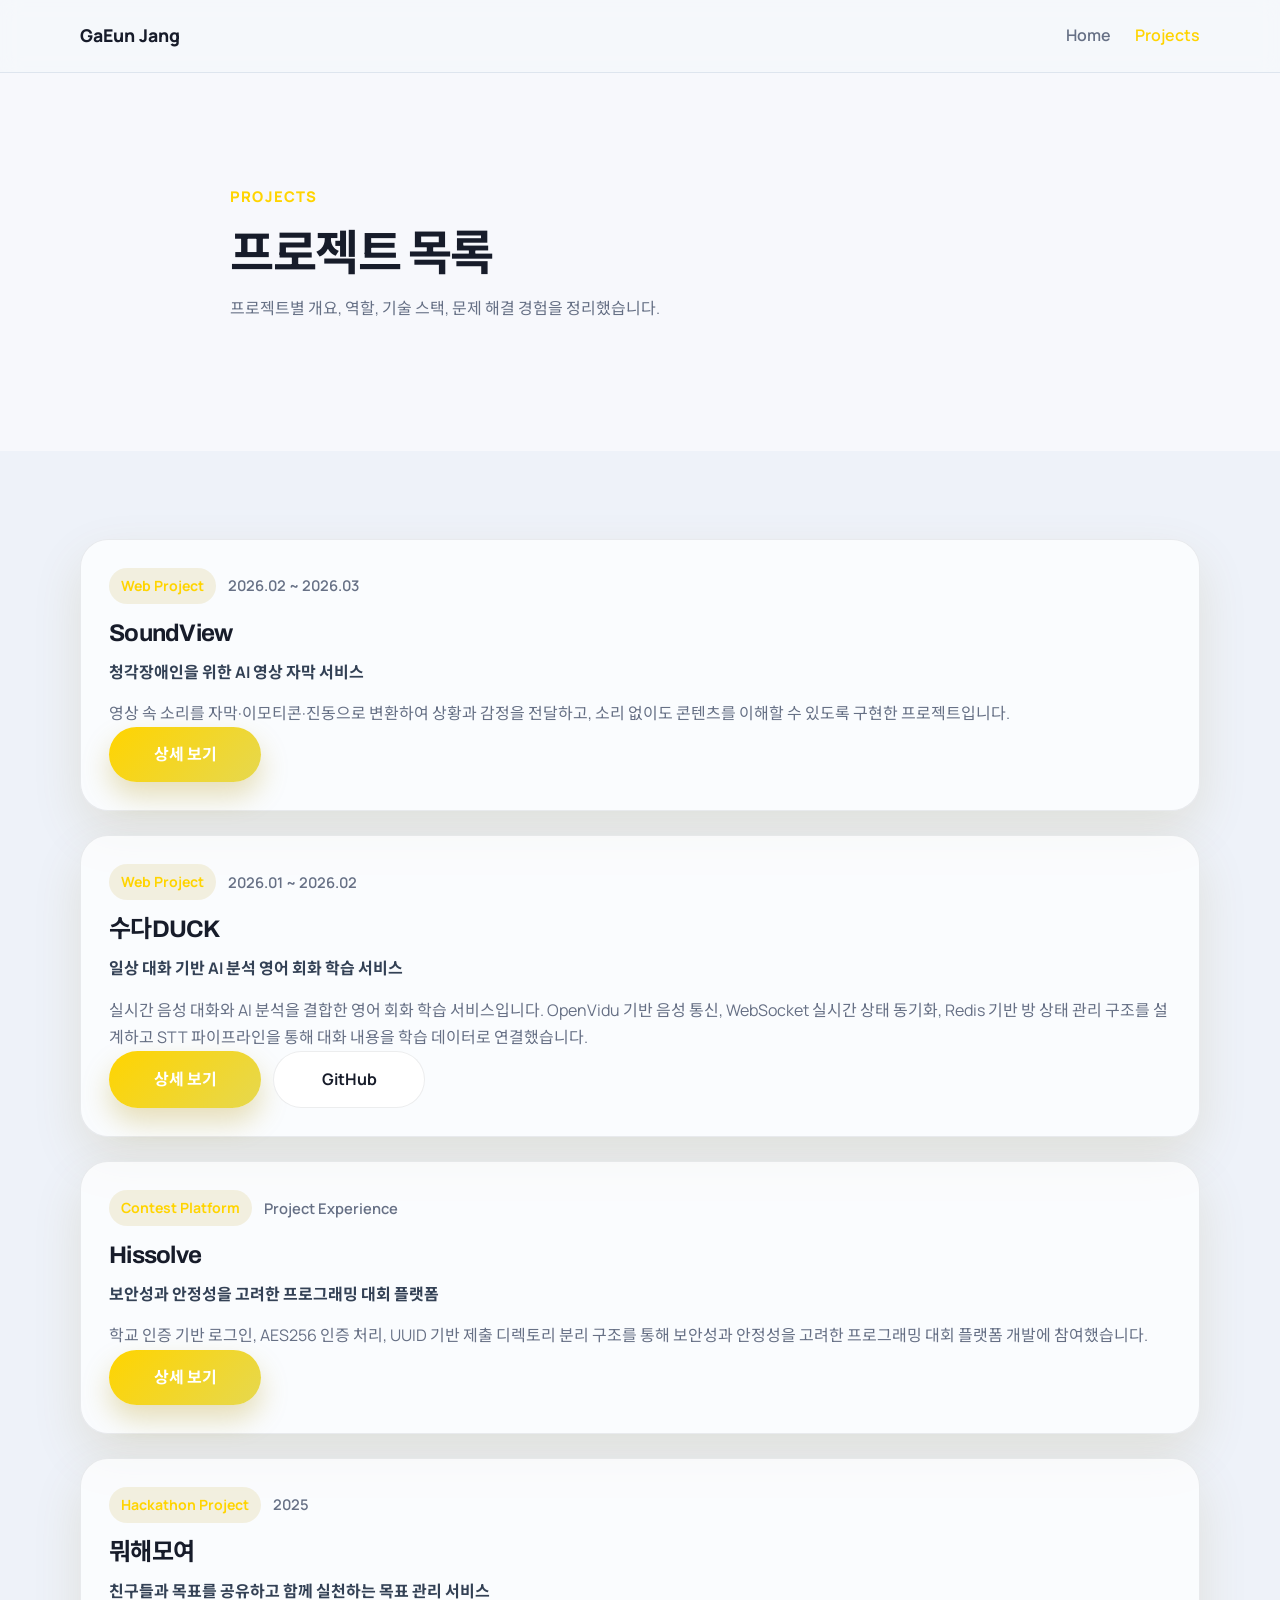
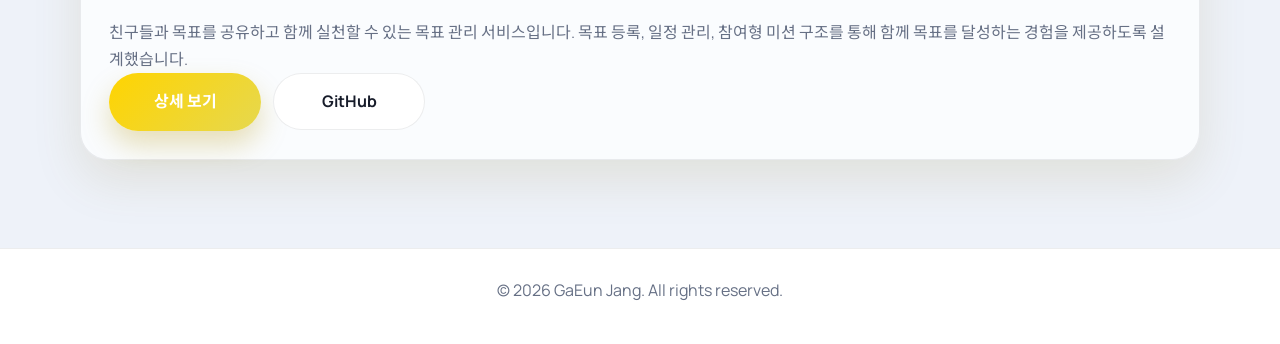
<file: projects/index.html>
<!doctype html>
<html lang="ko">
  <head>
    <meta charset="UTF-8" />
    <meta name="viewport" content="width=device-width, initial-scale=1.0" />
    <title>Projects | 장가은 포트폴리오</title>
    <meta
      name="description"
      content="장가은 백엔드 개발자 포트폴리오 프로젝트 목록"
    />
    <link rel="stylesheet" href="../css/reset.css" />
    <link rel="stylesheet" href="../css/global.css" />
    <link rel="stylesheet" href="../css/layout.css" />
    <link rel="stylesheet" href="../css/components.css" />
    <link rel="stylesheet" href="../css/pages.css" />
  </head>
  <body>
    <header class="site-header">
      <div class="container header-inner">
        <a href="../index.html" class="logo">GaEun Jang</a>

        <nav class="nav">
          <a href="../index.html">Home</a>
          <a href="./index.html" class="active">Projects</a>
        </nav>
      </div>
    </header>

    <main>
      <section class="page-hero section">
        <div class="container narrow">
          <div class="section-heading fade-up">
            <p class="section-label">PROJECTS</p>
            <h1 class="page-title">프로젝트 목록</h1>
            <p class="section-desc">
              프로젝트별 개요, 역할, 기술 스택, 문제 해결 경험을 정리했습니다.
            </p>
          </div>
        </div>
      </section>

      <section class="section section-alt">
        <div class="container">
          <div class="project-list">
            <!-- SoundView -->
            <article class="project-item card fade-up">
              <div class="project-meta">
                <span class="badge">Web Project</span>
                <span class="period">2026.02 ~ 2026.03</span>
              </div>

              <h2>SoundView</h2>

              <p class="project-subtitle">
                청각장애인을 위한 AI 영상 자막 서비스
              </p>

              <p>
                영상 속 소리를 자막·이모티콘·진동으로 변환하여
                상황과 감정을 전달하고, 소리 없이도 콘텐츠를 이해할 수 있도록
                구현한 프로젝트입니다.
              </p>

              <div class="button-group">
                <a href="./soundview.html" class="btn btn-primary">상세 보기</a>
              </div>
            </article>

            <!-- 수다DUCK -->
            <article class="project-item card fade-up">
              <div class="project-meta">
                <span class="badge">Web Project</span>
                <span class="period">2026.01 ~ 2026.02</span>
              </div>

              <h2>수다DUCK</h2>

              <p class="project-subtitle">
                일상 대화 기반 AI 분석 영어 회화 학습 서비스
              </p>

              <p>
                실시간 음성 대화와 AI 분석을 결합한 영어 회화 학습 서비스입니다.
                OpenVidu 기반 음성 통신, WebSocket 실시간 상태 동기화, Redis
                기반 방 상태 관리 구조를 설계하고 STT 파이프라인을 통해 대화
                내용을 학습 데이터로 연결했습니다.
              </p>

              <div class="button-group">
                <a href="./sudaduck.html" class="btn btn-primary">상세 보기</a>
                <a
                  href="https://github.com/gaeunnnn/sudaDUCK"
                  target="_blank"
                  class="btn btn-secondary"
                  >GitHub</a
                >
              </div>
            </article>

            <!-- Hissolve -->
            <article class="project-item card fade-up">
              <div class="project-meta">
                <span class="badge">Contest Platform</span>
                <span class="period">Project Experience</span>
              </div>

              <h2>Hissolve</h2>

              <p class="project-subtitle">
                보안성과 안정성을 고려한 프로그래밍 대회 플랫폼
              </p>

              <p>
                학교 인증 기반 로그인, AES256 인증 처리, UUID 기반 제출 디렉토리
                분리 구조를 통해 보안성과 안정성을 고려한 프로그래밍 대회 플랫폼
                개발에 참여했습니다.
              </p>

              <div class="button-group">
                <a href="./hissolve.html" class="btn btn-primary">상세 보기</a>
              </div>
            </article>

            <!-- 뭐해모여 -->
            <article class="project-item card fade-up">
              <div class="project-meta">
                <span class="badge">Hackathon Project</span>
                <span class="period">2025</span>
              </div>

              <h2>뭐해모여</h2>

              <p class="project-subtitle">
                친구들과 목표를 공유하고 함께 실천하는 목표 관리 서비스
              </p>

              <p>
                친구들과 목표를 공유하고 함께 실천할 수 있는 목표 관리
                서비스입니다. 목표 등록, 일정 관리, 참여형 미션 구조를 통해 함께
                목표를 달성하는 경험을 제공하도록 설계했습니다.
              </p>

              <div class="button-group">
                <a href="./mohaemoyeo.html" class="btn btn-primary"
                  >상세 보기</a
                >
                <a
                  href="https://github.com/gaeunnnn/MohaeMoyong-backend"
                  target="_blank"
                  class="btn btn-secondary"
                  >GitHub</a
                >
              </div>
            </article>
          </div>
        </div>
      </section>
    </main>

    <footer class="site-footer">
      <div class="container">
        <p>© 2026 GaEun Jang. All rights reserved.</p>
      </div>
    </footer>

    <script src="../js/main.js"></script>
  </body>
</html>
</file>
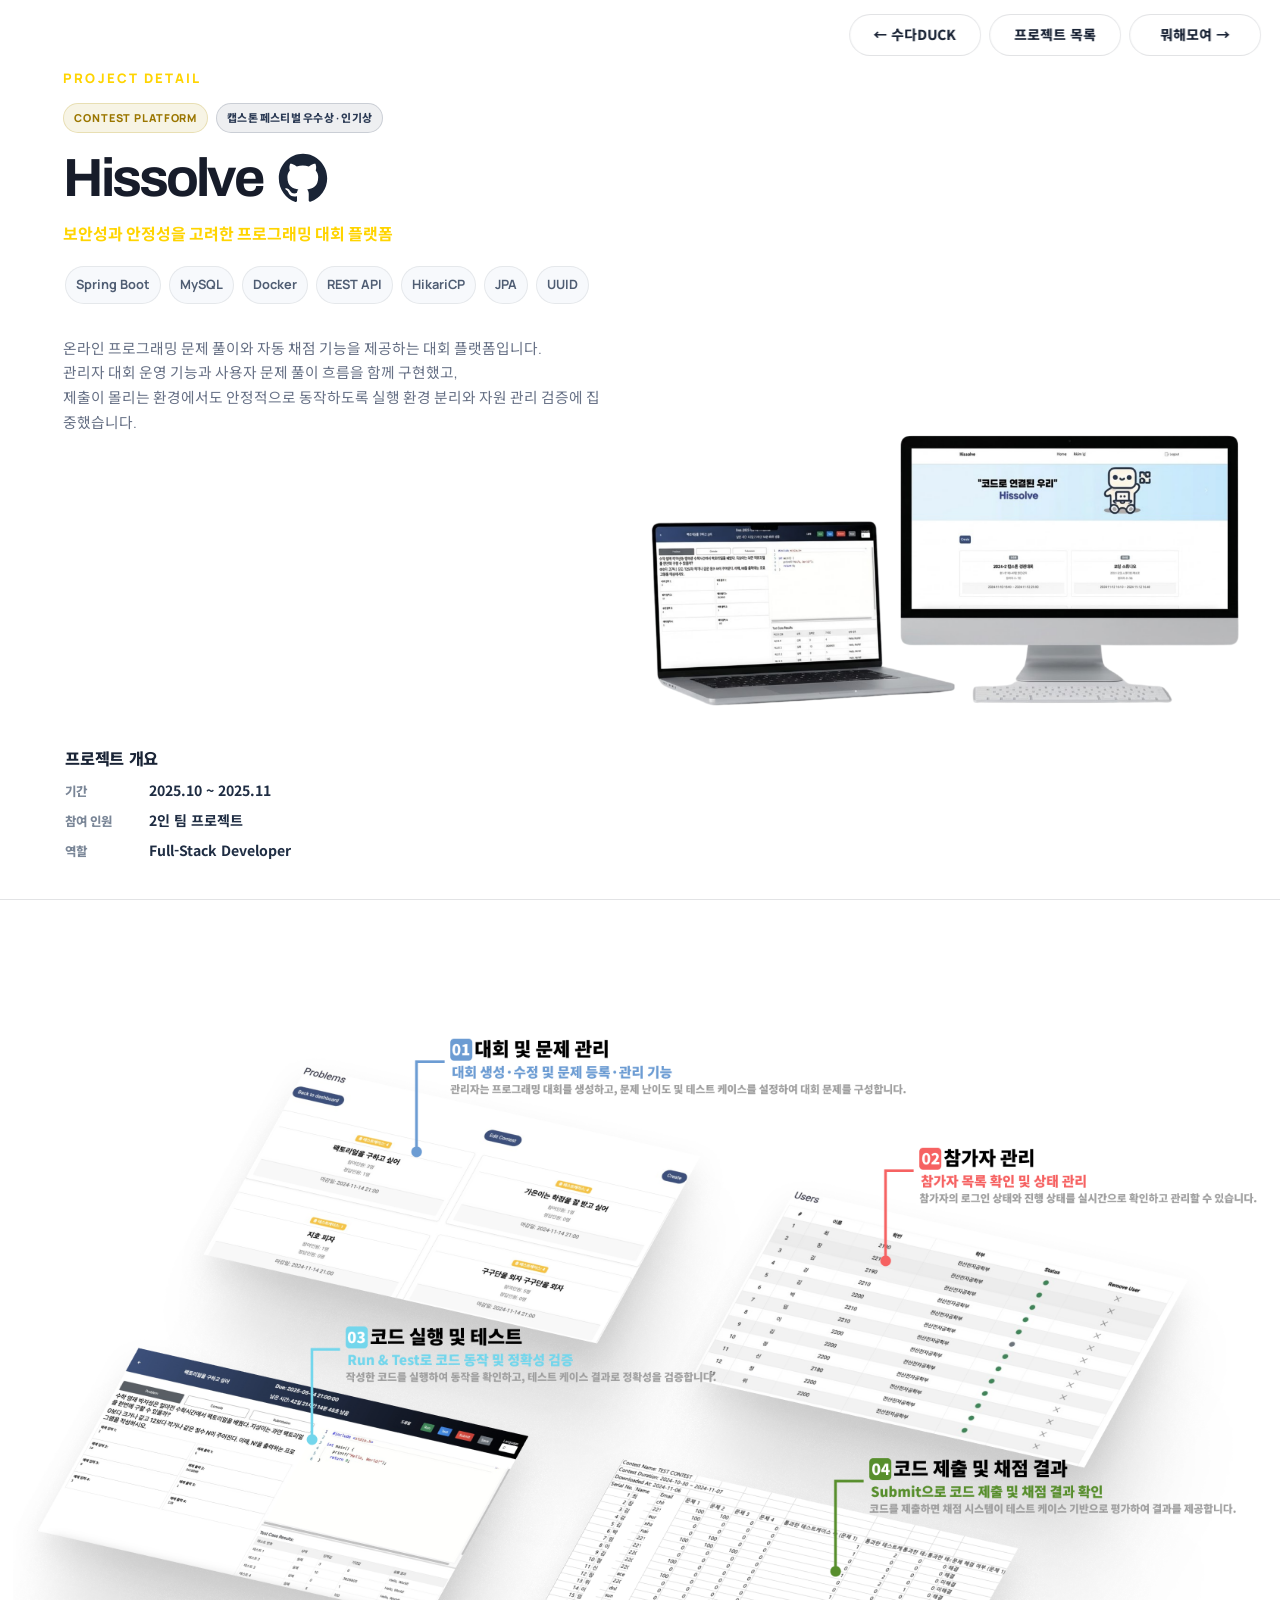
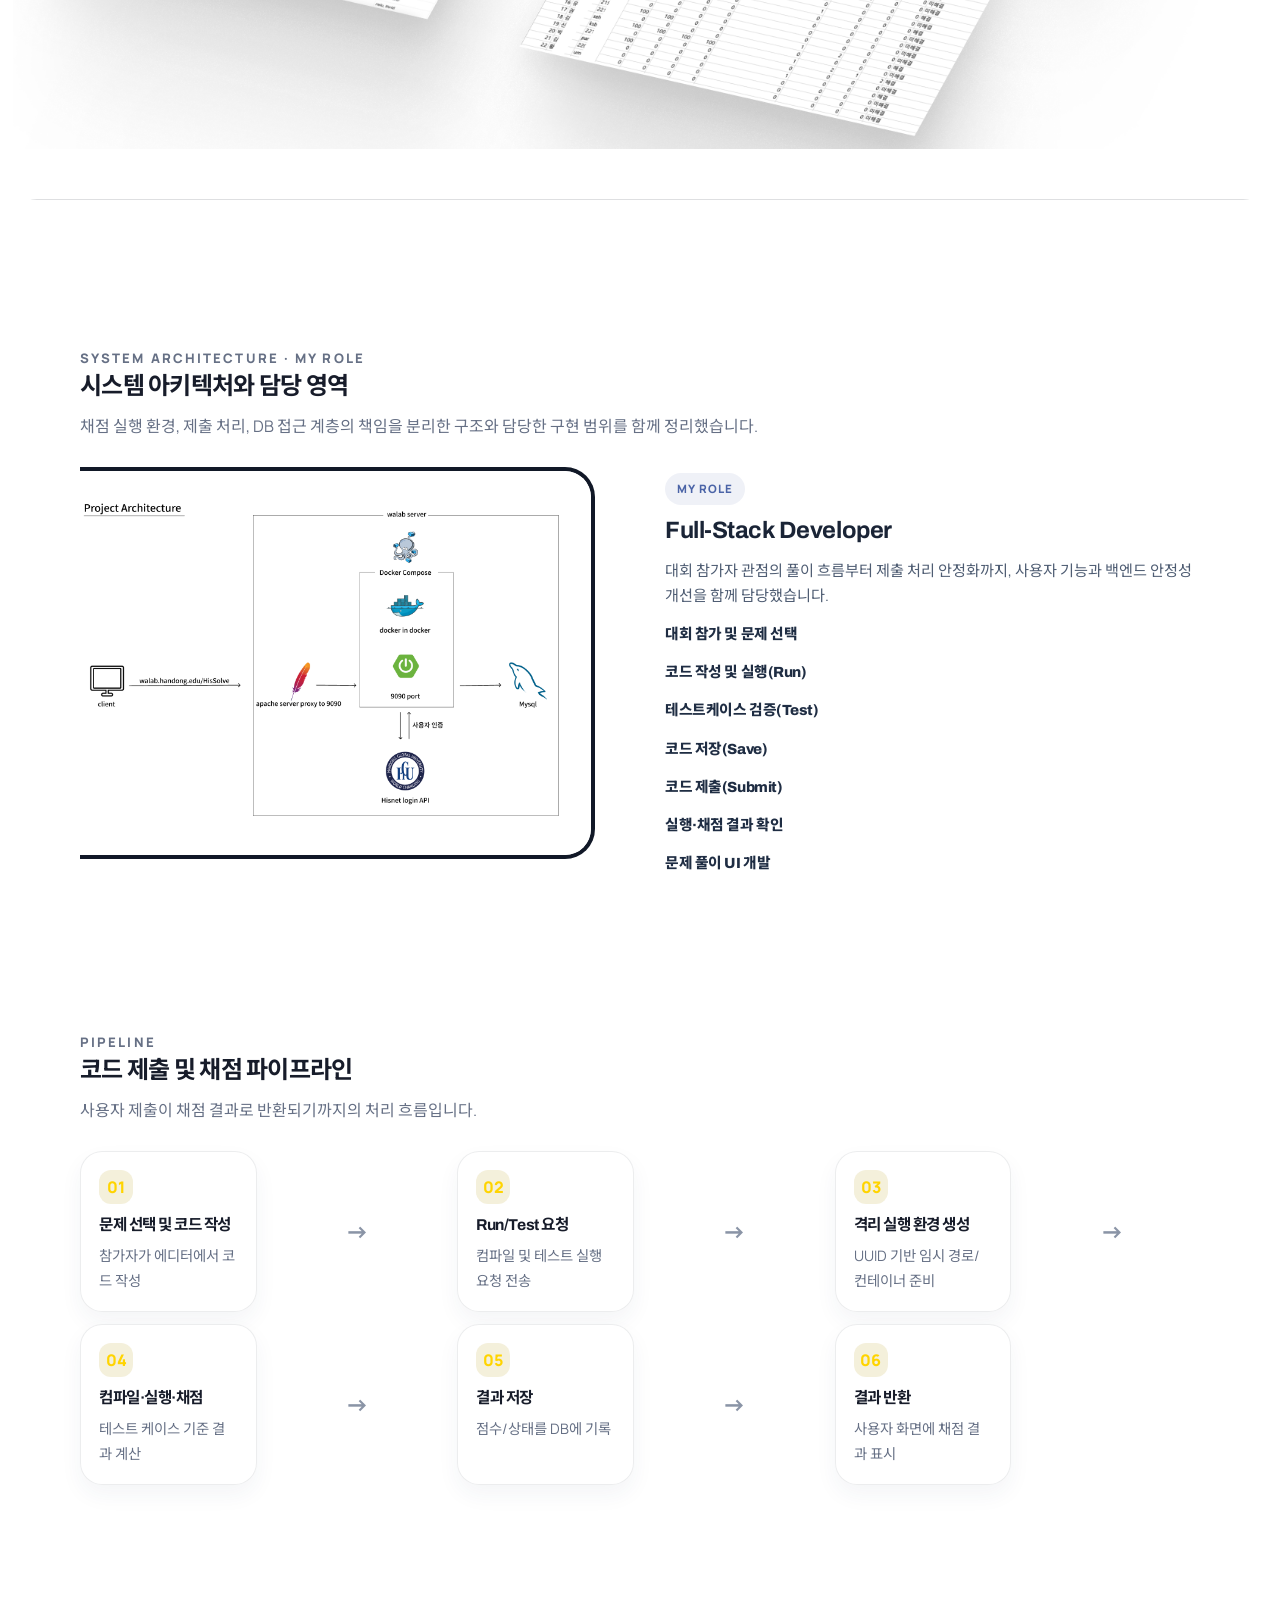
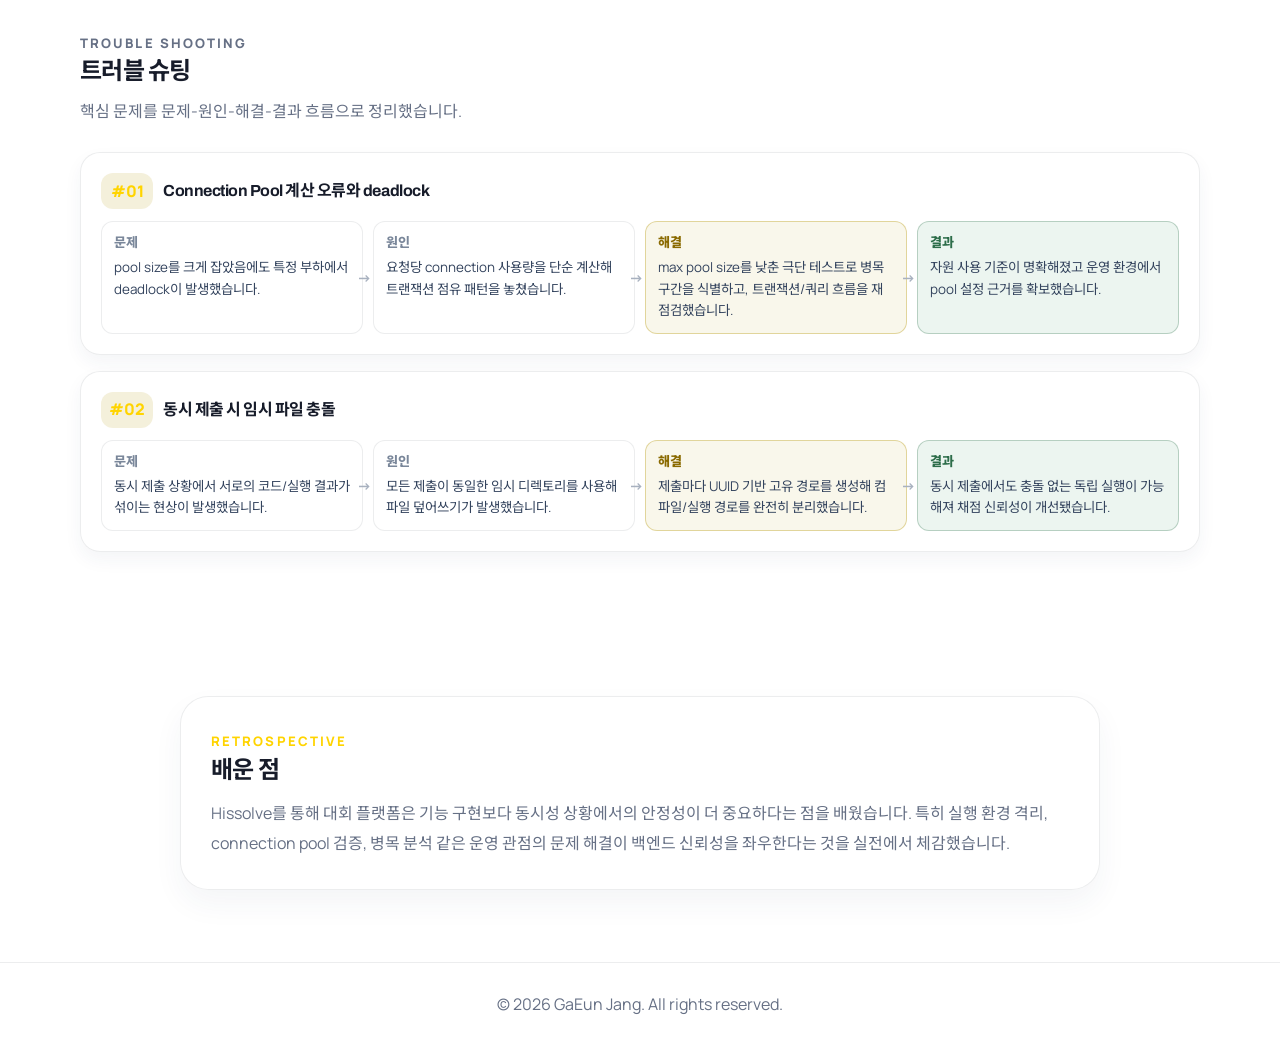
<file: projects/hissolve.html>
<!doctype html>
<html lang="ko">
  <head>
    <meta charset="UTF-8" />
    <meta name="viewport" content="width=device-width, initial-scale=1.0" />
    <title>Hissolve | 장가은 포트폴리오</title>
    <meta
      name="description"
      content="Hissolve 프로젝트 상세 - 보안성과 안정성을 고려한 프로그래밍 대회 플랫폼"
    />
    <link rel="stylesheet" href="../css/reset.css" />
    <link rel="stylesheet" href="../css/global.css" />
    <link rel="stylesheet" href="../css/layout.css" />
    <link rel="stylesheet" href="../css/components.css" />
    <link rel="stylesheet" href="../css/pages.css" />
    <link rel="stylesheet" href="../css/project/sudaduck.css" />
  </head>
  <body>
    <div class="duck-topbar">
      <div class="duck-topbar-nav">
        <a href="./sudaduck.html" class="duck-topbar-link duck-topbar-prev">← 수다DUCK</a>
        <a href="../index.html#projects" class="duck-topbar-link">프로젝트 목록</a>
        <a href="./mohaemoyeo.html" class="duck-topbar-link duck-topbar-next">뭐해모여 →</a>
      </div>
    </div>

    <main class="duck-detail">
      <section class="duck-hero">
        <div class="container">
          <div class="duck-hero-top fade-up">
            <p class="duck-kicker">PROJECT DETAIL</p>
            <div class="duck-hero-badges">
              <span class="duck-hero-type">Contest Platform</span>
              <span class="duck-hero-award">캡스톤 페스티벌 우수상 · 인기상</span>
            </div>

            <div class="duck-title-row">
              <h1>Hissolve</h1>
              <a
                href="https://github.com/gaeunnnn"
                target="_blank"
                class="duck-title-github"
                aria-label="Hissolve GitHub 저장소"
              >
                <svg viewBox="0 0 24 24" fill="currentColor" aria-hidden="true">
                  <path d="M12 2C6.48 2 2 6.58 2 12.23c0 4.52 2.87 8.35 6.84 9.7.5.1.68-.22.68-.49 0-.24-.01-1.03-.01-1.87-2.78.62-3.37-1.21-3.37-1.21-.45-1.19-1.11-1.5-1.11-1.5-.9-.64.07-.63.07-.63 1 .07 1.52 1.05 1.52 1.05.88 1.56 2.31 1.11 2.87.85.09-.66.34-1.11.61-1.37-2.22-.26-4.56-1.15-4.56-5.13 0-1.13.39-2.05 1.03-2.77-.1-.26-.45-1.31.1-2.73 0 0 .84-.28 2.75 1.06a9.2 9.2 0 0 1 5 0c1.9-1.34 2.74-1.06 2.74-1.06.55 1.42.2 2.47.1 2.73.64.72 1.03 1.64 1.03 2.77 0 3.99-2.34 4.87-4.57 5.13.35.31.66.91.66 1.84 0 1.33-.01 2.39-.01 2.72 0 .27.18.59.69.49A10.14 10.14 0 0 0 22 12.23C22 6.58 17.52 2 12 2z"/>
                </svg>
              </a>
            </div>
            <p class="duck-subtitle">보안성과 안정성을 고려한 프로그래밍 대회 플랫폼</p>

            <div class="duck-hero-main-stack">
              <div class="duck-chips">
                <span>Spring Boot</span>
                <span>MySQL</span>
                <span>Docker</span>
                <span>REST API</span>
                <span>HikariCP</span>
                <span>JPA</span>
                <span>UUID</span>
              </div>
            </div>

            <p class="duck-summary">
              온라인 프로그래밍 문제 풀이와 자동 채점 기능을 제공하는 대회 플랫폼입니다. <br />
              관리자 대회 운영 기능과 사용자 문제 풀이 흐름을 함께 구현했고, <br />
              제출이 몰리는 환경에서도 안정적으로 동작하도록 실행 환경 분리와 자원 관리 검증에 집중했습니다.
            </p>
          </div>

          <div class="duck-hero-grid fade-up">
            <div class="duck-hero-screen">
              <img src="../assets/images/detailhissolve.png" alt="Hissolve 메인 화면" />
            </div>
          </div>

          <div class="duck-hero-infobar fade-up">
            <div class="duck-hero-overview">
              <h3>프로젝트 개요</h3>
              <div class="duck-overview-row">
                <span>기간</span>
                <p>2025.10 ~ 2025.11</p>
              </div>
              <div class="duck-overview-row">
                <span>참여 인원</span>
                <p>2인 팀 프로젝트</p>
              </div>
              <div class="duck-overview-row">
                <span>역할</span>
                <p>Full-Stack Developer</p>
              </div>
            </div>
          </div>
        </div>
      </section>

      <section class="duck-section duck-function-showcase">
        <div class="container">
          <figure class="duck-function-full fade-up">
            <img src="../assets/images/hissolve-function.png" alt="Hissolve 주요 기능 화면" />
          </figure>
        </div>
      </section>

      <section class="duck-section duck-soft duck-arch-role-section">
        <div class="container">
          <div class="duck-section-head fade-up">
            <p class="duck-section-kicker">SYSTEM ARCHITECTURE · MY ROLE</p>
            <h2>시스템 아키텍처와 담당 영역</h2>
            <p>
              채점 실행 환경, 제출 처리, DB 접근 계층의 책임을 분리한 구조와
              담당한 구현 범위를 함께 정리했습니다.
            </p>
          </div>

          <div class="duck-arch-role-layout fade-up">
            <figure class="duck-arch-visual">
              <img
                src="../assets/images/hissolve-architecture.png"
                alt="Hissolve 시스템 아키텍처"
                class="duck-arch-role-image"
              />
            </figure>

            <aside class="duck-role-panel">
              <p class="duck-role-panel-kicker">MY ROLE</p>
              <h3>Full-Stack Developer</h3>
              <p class="duck-role-panel-summary">
                대회 참가자 관점의 풀이 흐름부터 제출 처리 안정화까지,
                사용자 기능과 백엔드 안정성 개선을 함께 담당했습니다.
              </p>

              <ul class="duck-role-panel-list">
                <li><h4>대회 참가 및 문제 선택</h4></li>
                <li><h4>코드 작성 및 실행(Run)</h4></li>
                <li><h4>테스트케이스 검증(Test)</h4></li>
                <li><h4>코드 저장(Save)</h4></li>
                <li><h4>코드 제출(Submit)</h4></li>
                <li><h4>실행·채점 결과 확인</h4></li>
                <li><h4>문제 풀이 UI 개발</h4></li>
              </ul>
            </aside>
          </div>
        </div>
      </section>

      <section class="duck-section">
        <div class="container">
          <div class="duck-section-head fade-up">
            <p class="duck-section-kicker">PIPELINE</p>
            <h2>코드 제출 및 채점 파이프라인</h2>
            <p>사용자 제출이 채점 결과로 반환되기까지의 처리 흐름입니다.</p>
          </div>

          <div class="duck-pipeline fade-up">
            <div class="pipeline-step">
              <span>01</span>
              <h3>문제 선택 및 코드 작성</h3>
              <p>참가자가 에디터에서 코드 작성</p>
            </div>
            <div class="pipeline-arrow">→</div>

            <div class="pipeline-step">
              <span>02</span>
              <h3>Run/Test 요청</h3>
              <p>컴파일 및 테스트 실행 요청 전송</p>
            </div>
            <div class="pipeline-arrow">→</div>

            <div class="pipeline-step">
              <span>03</span>
              <h3>격리 실행 환경 생성</h3>
              <p>UUID 기반 임시 경로/컨테이너 준비</p>
            </div>
            <div class="pipeline-arrow">→</div>

            <div class="pipeline-step">
              <span>04</span>
              <h3>컴파일·실행·채점</h3>
              <p>테스트 케이스 기준 결과 계산</p>
            </div>
            <div class="pipeline-arrow">→</div>

            <div class="pipeline-step">
              <span>05</span>
              <h3>결과 저장</h3>
              <p>점수/상태를 DB에 기록</p>
            </div>
            <div class="pipeline-arrow">→</div>

            <div class="pipeline-step">
              <span>06</span>
              <h3>결과 반환</h3>
              <p>사용자 화면에 채점 결과 표시</p>
            </div>
          </div>
        </div>
      </section>

      <section class="duck-section duck-soft">
        <div class="container">
          <div class="duck-section-head fade-up">
            <p class="duck-section-kicker">TROUBLE SHOOTING</p>
            <h2>트러블 슈팅</h2>
            <p>핵심 문제를 문제-원인-해결-결과 흐름으로 정리했습니다.</p>
          </div>

          <div class="duck-trouble-list">
            <article class="duck-trouble-card fade-up">
              <div class="duck-trouble-title">
                <span>#01</span>
                <h3>Connection Pool 계산 오류와 deadlock</h3>
              </div>
              <div class="duck-trouble-flow">
                <div class="duck-trouble-step">
                  <h4>문제</h4>
                  <p>pool size를 크게 잡았음에도 특정 부하에서 deadlock이 발생했습니다.</p>
                </div>
                <div class="duck-trouble-step">
                  <h4>원인</h4>
                  <p>요청당 connection 사용량을 단순 계산해 트랜잭션 점유 패턴을 놓쳤습니다.</p>
                </div>
                <div class="duck-trouble-step is-solution">
                  <h4>해결</h4>
                  <p>max pool size를 낮춘 극단 테스트로 병목 구간을 식별하고, 트랜잭션/쿼리 흐름을 재점검했습니다.</p>
                </div>
                <div class="duck-trouble-step is-result">
                  <h4>결과</h4>
                  <p>자원 사용 기준이 명확해졌고 운영 환경에서 pool 설정 근거를 확보했습니다.</p>
                </div>
              </div>
            </article>

            <article class="duck-trouble-card fade-up">
              <div class="duck-trouble-title">
                <span>#02</span>
                <h3>동시 제출 시 임시 파일 충돌</h3>
              </div>
              <div class="duck-trouble-flow">
                <div class="duck-trouble-step">
                  <h4>문제</h4>
                  <p>동시 제출 상황에서 서로의 코드/실행 결과가 섞이는 현상이 발생했습니다.</p>
                </div>
                <div class="duck-trouble-step">
                  <h4>원인</h4>
                  <p>모든 제출이 동일한 임시 디렉토리를 사용해 파일 덮어쓰기가 발생했습니다.</p>
                </div>
                <div class="duck-trouble-step is-solution">
                  <h4>해결</h4>
                  <p>제출마다 UUID 기반 고유 경로를 생성해 컴파일/실행 경로를 완전히 분리했습니다.</p>
                </div>
                <div class="duck-trouble-step is-result">
                  <h4>결과</h4>
                  <p>동시 제출에서도 충돌 없는 독립 실행이 가능해져 채점 신뢰성이 개선됐습니다.</p>
                </div>
              </div>
            </article>
          </div>
        </div>
      </section>

      <section class="duck-section">
        <div class="container">
          <div class="duck-retrospective fade-up">
            <p class="duck-section-kicker">RETROSPECTIVE</p>
            <h2>배운 점</h2>
            <p>
              Hissolve를 통해 대회 플랫폼은 기능 구현보다 동시성 상황에서의 안정성이 더 중요하다는 점을 배웠습니다.
              특히 실행 환경 격리, connection pool 검증, 병목 분석 같은 운영 관점의 문제 해결이
              백엔드 신뢰성을 좌우한다는 것을 실전에서 체감했습니다.
            </p>
          </div>
        </div>
      </section>
    </main>

    <footer class="site-footer">
      <div class="container">
        <p>© 2026 GaEun Jang. All rights reserved.</p>
      </div>
    </footer>

    <script src="../js/main.js"></script>
  </body>
</html>
</file>
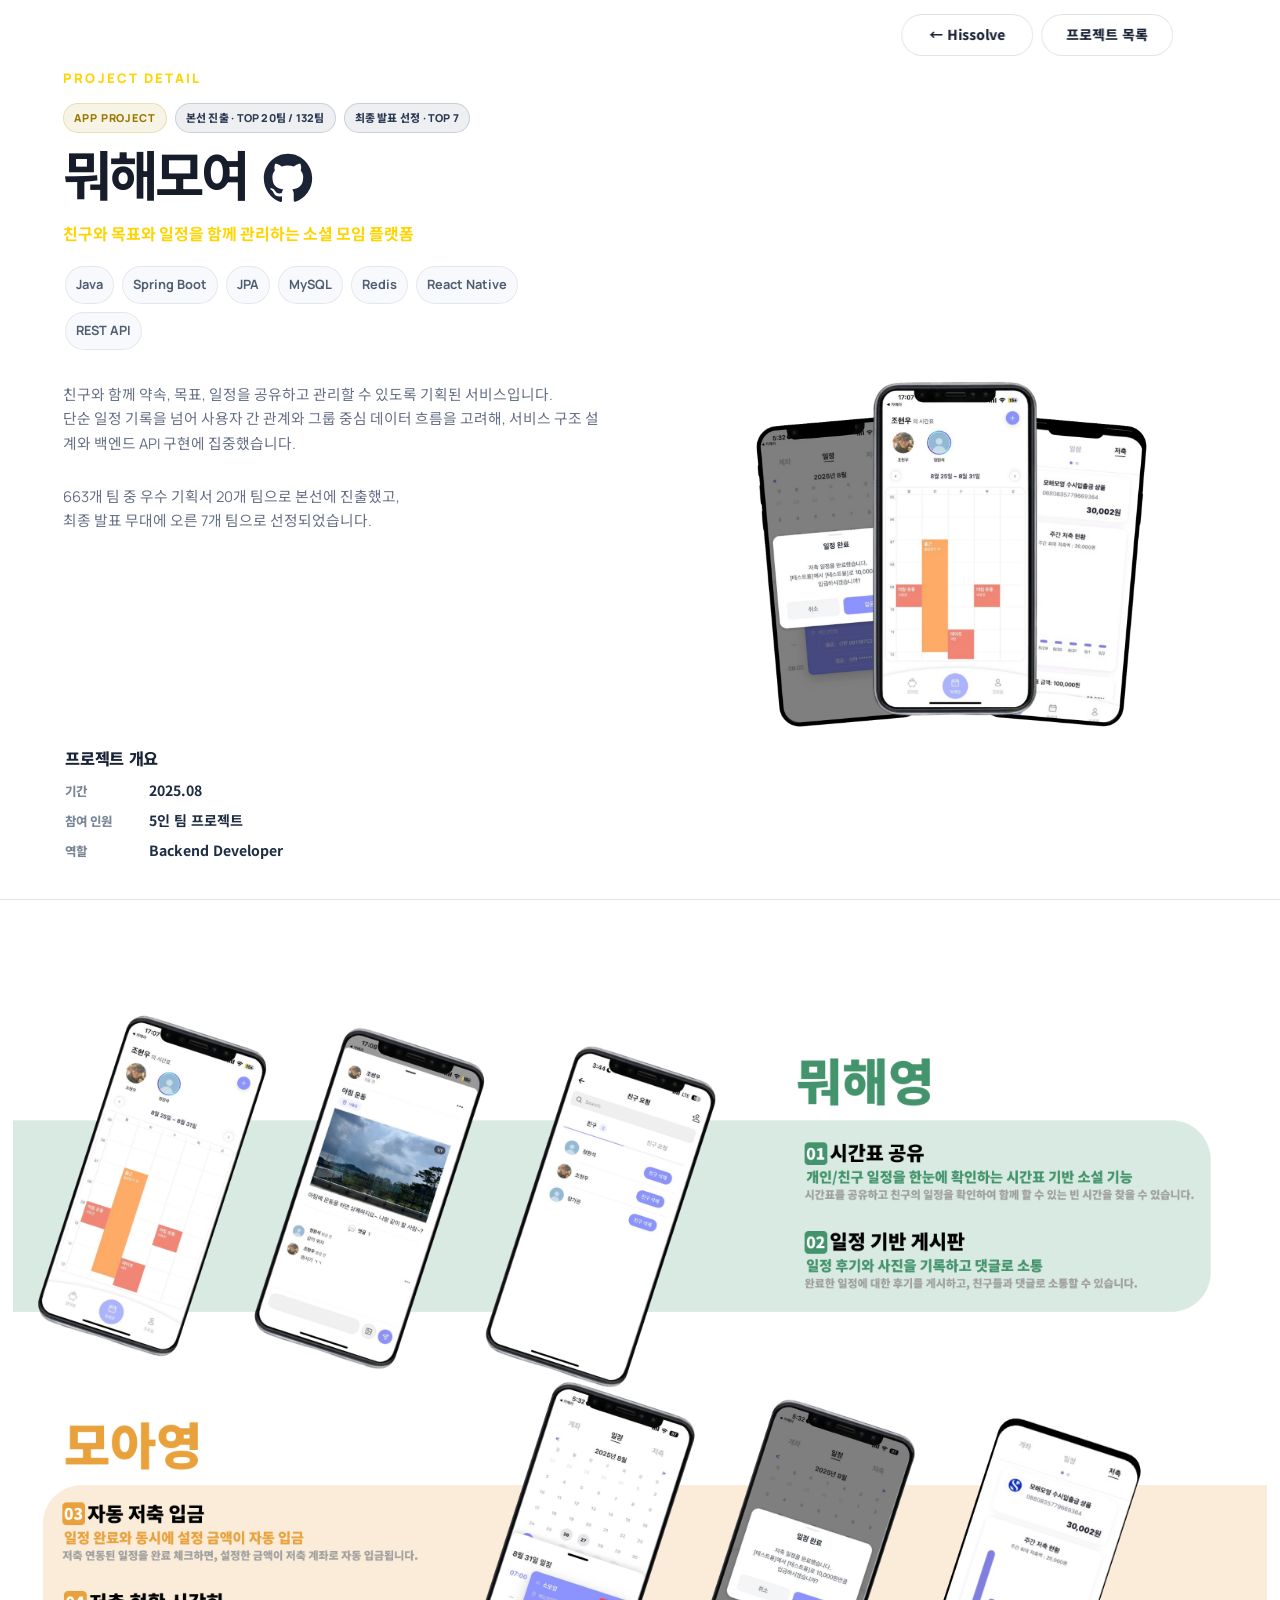
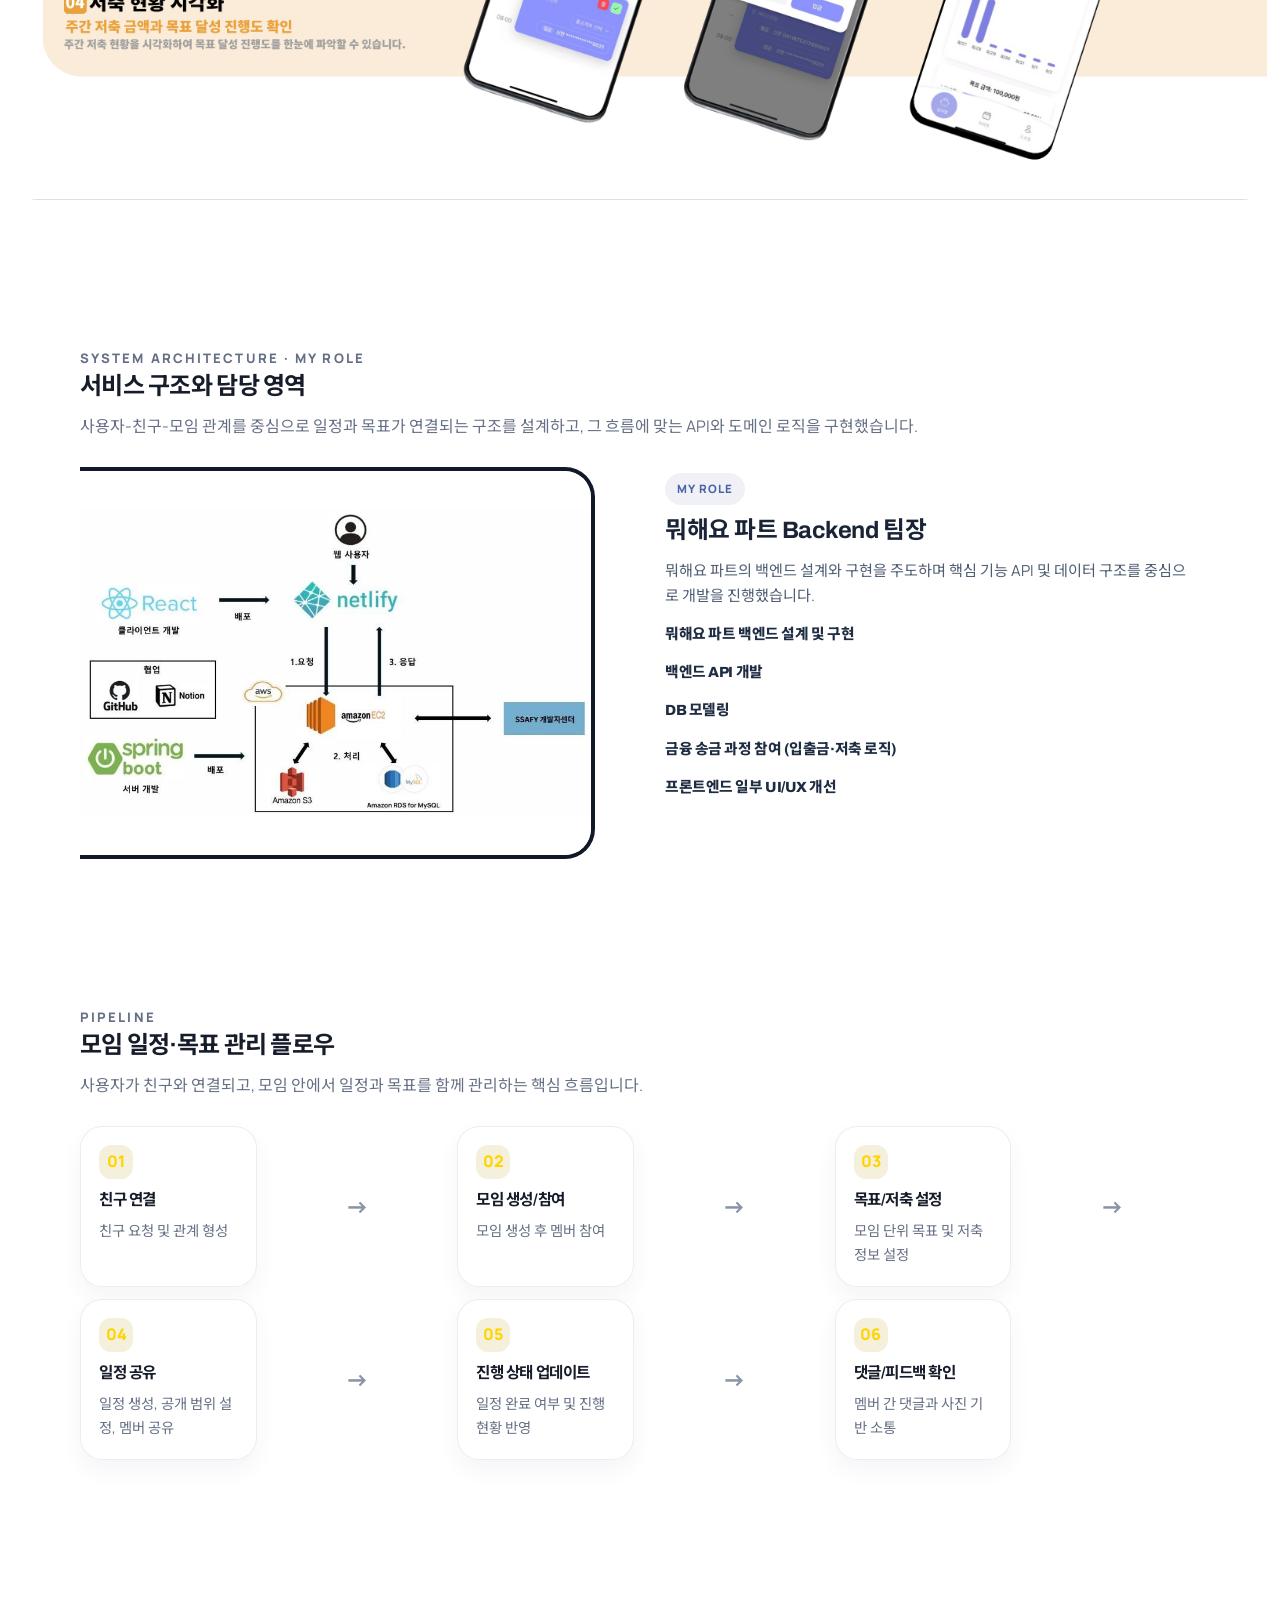
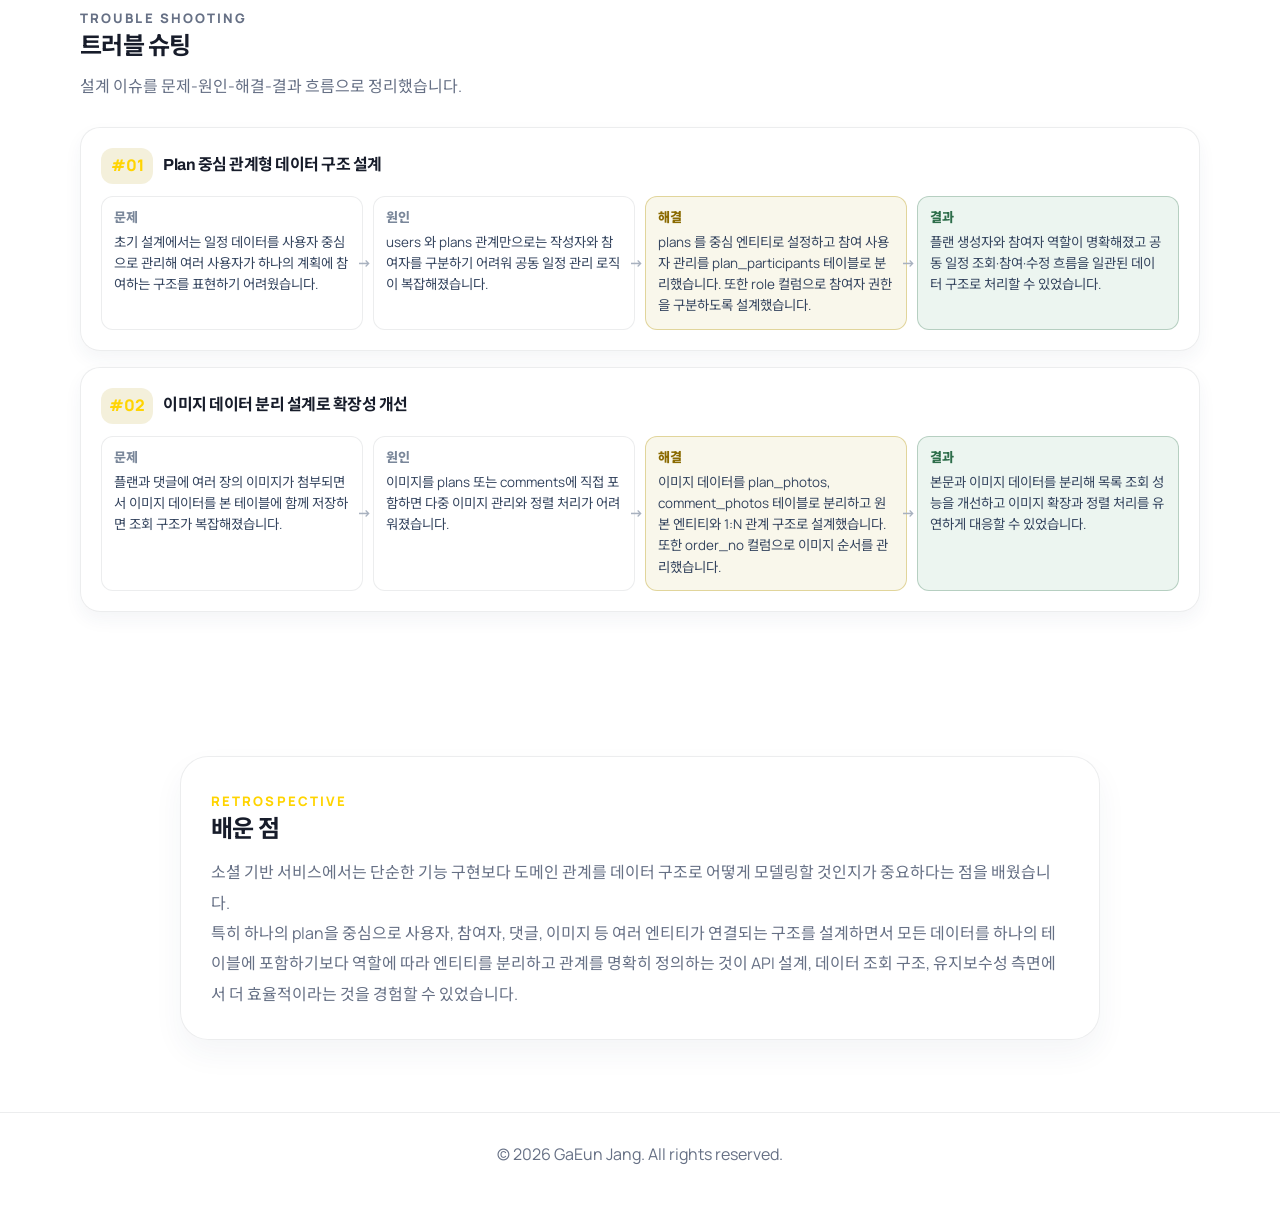
<file: projects/mohaemoyeo.html>
<!doctype html>
<html lang="ko">
  <head>
    <meta charset="UTF-8" />
    <meta name="viewport" content="width=device-width, initial-scale=1.0" />
    <title>뭐해모여 | 장가은 포트폴리오</title>
    <meta
      name="description"
      content="뭐해모여 프로젝트 상세 - 일정/목표 기반 모임 플랫폼"
    />
    <link rel="stylesheet" href="../css/reset.css" />
    <link rel="stylesheet" href="../css/global.css" />
    <link rel="stylesheet" href="../css/layout.css" />
    <link rel="stylesheet" href="../css/components.css" />
    <link rel="stylesheet" href="../css/pages.css" />
    <link rel="stylesheet" href="../css/project/sudaduck.css" />
  </head>
  <body>
    <div class="duck-topbar">
      <div class="duck-topbar-nav">
        <a href="./hissolve.html" class="duck-topbar-link duck-topbar-prev">← Hissolve</a>
        <a href="../index.html#projects" class="duck-topbar-link">프로젝트 목록</a>
        <span class="duck-topbar-next-placeholder"></span>
      </div>
    </div>

    <main class="duck-detail">
      <section class="duck-hero">
        <div class="container">
          <div class="duck-hero-top fade-up">
            <p class="duck-kicker">PROJECT DETAIL</p>
            <div class="duck-hero-badges">
              <span class="duck-hero-type">App Project</span>
              <span class="duck-hero-award">본선 진출 · TOP 20팀 / 132팀</span>
              <span class="duck-hero-award">최종 발표 선정 · TOP 7</span>
            </div>

            <div class="duck-title-row">
              <h1>뭐해모여</h1>
              <a
                href="https://github.com/gaeunnnn/MohaeMoyong-backend"
                target="_blank"
                class="duck-title-github"
                aria-label="뭐해모여 GitHub 저장소"
              >
                <svg viewBox="0 0 24 24" fill="currentColor" aria-hidden="true">
                  <path d="M12 2C6.48 2 2 6.58 2 12.23c0 4.52 2.87 8.35 6.84 9.7.5.1.68-.22.68-.49 0-.24-.01-1.03-.01-1.87-2.78.62-3.37-1.21-3.37-1.21-.45-1.19-1.11-1.5-1.11-1.5-.9-.64.07-.63.07-.63 1 .07 1.52 1.05 1.52 1.05.88 1.56 2.31 1.11 2.87.85.09-.66.34-1.11.61-1.37-2.22-.26-4.56-1.15-4.56-5.13 0-1.13.39-2.05 1.03-2.77-.1-.26-.45-1.31.1-2.73 0 0 .84-.28 2.75 1.06a9.2 9.2 0 0 1 5 0c1.9-1.34 2.74-1.06 2.74-1.06.55 1.42.2 2.47.1 2.73.64.72 1.03 1.64 1.03 2.77 0 3.99-2.34 4.87-4.57 5.13.35.31.66.91.66 1.84 0 1.33-.01 2.39-.01 2.72 0 .27.18.59.69.49A10.14 10.14 0 0 0 22 12.23C22 6.58 17.52 2 12 2z"/>
                </svg>
              </a>
            </div>
            <p class="duck-subtitle">친구와 목표와 일정을 함께 관리하는 소셜 모임 플랫폼</p>

            <div class="duck-hero-main-stack">
              <div class="duck-chips">
                <span>Java</span>
                <span>Spring Boot</span>
                <span>JPA</span>
                <span>MySQL</span>
                <span>Redis</span>
                <span>React Native</span>
                <span>REST API</span>
              </div>
            </div>

            <p class="duck-summary">
              친구와 함께 약속, 목표, 일정을 공유하고 관리할 수 있도록 기획된 서비스입니다. <br />
              단순 일정 기록을 넘어 사용자 간 관계와 그룹 중심 데이터 흐름을 고려해,
              서비스 구조 설계와 백엔드 API 구현에 집중했습니다.
            </p>
            <p class="duck-summary">
              663개 팀 중 우수 기획서 20개 팀으로 본선에 진출했고,<br />
              최종 발표 무대에 오른 7개 팀으로 선정되었습니다.
            </p>
          </div>

          <div class="duck-hero-grid fade-up">
            <div class="duck-hero-screen">
              <img src="../assets/images/project-mohaemoyeo.png" alt="뭐해모여 메인 화면" />
            </div>
          </div>

          <div class="duck-hero-infobar fade-up">
            <div class="duck-hero-overview">
              <h3>프로젝트 개요</h3>
              <div class="duck-overview-row">
                <span>기간</span>
                <p>2025.08</p>
              </div>
              <div class="duck-overview-row">
                <span>참여 인원</span>
                <p>5인 팀 프로젝트</p>
              </div>
              <div class="duck-overview-row">
                <span>역할</span>
                <p>Backend Developer</p>
              </div>
            </div>
          </div>
        </div>
      </section>

      <section class="duck-section duck-function-showcase">
        <div class="container">
          <figure class="duck-function-full fade-up">
            <img src="../assets/images/mohaemoyeo-function.png" alt="뭐해모여 주요 기능 화면" />
          </figure>
        </div>
      </section>

      <section class="duck-section duck-soft duck-arch-role-section">
        <div class="container">
          <div class="duck-section-head fade-up">
            <p class="duck-section-kicker">SYSTEM ARCHITECTURE · MY ROLE</p>
            <h2>서비스 구조와 담당 영역</h2>
            <p>
              사용자-친구-모임 관계를 중심으로 일정과 목표가 연결되는 구조를 설계하고,
              그 흐름에 맞는 API와 도메인 로직을 구현했습니다.
            </p>
          </div>

          <div class="duck-arch-role-layout fade-up">
            <figure class="duck-arch-visual">
              <img
                src="../assets/images/mohaemoyeo-architecture.jpeg"
                alt="뭐해모여 시스템 구조"
                class="duck-arch-role-image"
              />
            </figure>

            <aside class="duck-role-panel">
              <p class="duck-role-panel-kicker">MY ROLE</p>
              <h3>뭐해요 파트 Backend 팀장</h3>
              <p class="duck-role-panel-summary">
                뭐해요 파트의 백엔드 설계와 구현을 주도하며
                핵심 기능 API 및 데이터 구조를 중심으로 개발을 진행했습니다.
              </p>

              <ul class="duck-role-panel-list">
                <li><h4>뭐해요 파트 백엔드 설계 및 구현</h4></li>
                <li><h4>백엔드 API 개발</h4></li>
                <li><h4>DB 모델링</h4></li>
                <li><h4>금융 송금 과정 참여 (입출금·저축 로직)</h4></li>
                <li><h4>프론트엔드 일부 UI/UX 개선</h4></li>
              </ul>
            </aside>
          </div>
        </div>
      </section>

      <section class="duck-section">
        <div class="container">
          <div class="duck-section-head fade-up">
            <p class="duck-section-kicker">PIPELINE</p>
            <h2>모임 일정·목표 관리 플로우</h2>
            <p>사용자가 친구와 연결되고, 모임 안에서 일정과 목표를 함께 관리하는 핵심 흐름입니다.</p>
          </div>

          <div class="duck-pipeline fade-up">
            <div class="pipeline-step">
              <span>01</span>
              <h3>친구 연결</h3>
              <p>친구 요청 및 관계 형성</p>
            </div>
            <div class="pipeline-arrow">→</div>

            <div class="pipeline-step">
              <span>02</span>
              <h3>모임 생성/참여</h3>
              <p>모임 생성 후 멤버 참여</p>
            </div>
            <div class="pipeline-arrow">→</div>

            <div class="pipeline-step">
              <span>03</span>
              <h3>목표/저축 설정</h3>
              <p>모임 단위 목표 및 저축 정보 설정</p>
            </div>
            <div class="pipeline-arrow">→</div>

            <div class="pipeline-step">
              <span>04</span>
              <h3>일정 공유</h3>
              <p>일정 생성, 공개 범위 설정, 멤버 공유</p>
            </div>
            <div class="pipeline-arrow">→</div>

            <div class="pipeline-step">
              <span>05</span>
              <h3>진행 상태 업데이트</h3>
              <p>일정 완료 여부 및 진행 현황 반영</p>
            </div>
            <div class="pipeline-arrow">→</div>

            <div class="pipeline-step">
              <span>06</span>
              <h3>댓글/피드백 확인</h3>
              <p>멤버 간 댓글과 사진 기반 소통</p>
            </div>
          </div>
        </div>
      </section>

      <section class="duck-section duck-soft">
        <div class="container">
          <div class="duck-section-head fade-up">
            <p class="duck-section-kicker">TROUBLE SHOOTING</p>
            <h2>트러블 슈팅</h2>
            <p>설계 이슈를 문제-원인-해결-결과 흐름으로 정리했습니다.</p>
          </div>

          <div class="duck-trouble-list">
            <article class="duck-trouble-card fade-up">
              <div class="duck-trouble-title">
                <span>#01</span>
                <h3>Plan 중심 관계형 데이터 구조 설계</h3>
              </div>
              <div class="duck-trouble-flow">
                <div class="duck-trouble-step">
                  <h4>문제</h4>
                  <p>초기 설계에서는 일정 데이터를 사용자 중심으로 관리해 여러 사용자가 하나의 계획에 참여하는 구조를 표현하기 어려웠습니다.</p>
                </div>
                <div class="duck-trouble-step">
                  <h4>원인</h4>
                  <p>users 와 plans 관계만으로는 작성자와 참여자를 구분하기 어려워 공동 일정 관리 로직이 복잡해졌습니다.</p>
                </div>
                <div class="duck-trouble-step is-solution">
                  <h4>해결</h4>
                  <p>plans 를 중심 엔티티로 설정하고 참여 사용자 관리를 plan_participants 테이블로 분리했습니다. 또한 role 컬럼으로 참여자 권한을 구분하도록 설계했습니다.</p>
                </div>
                <div class="duck-trouble-step is-result">
                  <h4>결과</h4>
                  <p>플랜 생성자와 참여자 역할이 명확해졌고 공동 일정 조회·참여·수정 흐름을 일관된 데이터 구조로 처리할 수 있었습니다.</p>
                </div>
              </div>
            </article>

            <article class="duck-trouble-card fade-up">
              <div class="duck-trouble-title">
                <span>#02</span>
                <h3>이미지 데이터 분리 설계로 확장성 개선</h3>
              </div>
              <div class="duck-trouble-flow">
                <div class="duck-trouble-step">
                  <h4>문제</h4>
                  <p>플랜과 댓글에 여러 장의 이미지가 첨부되면서 이미지 데이터를 본 테이블에 함께 저장하면 조회 구조가 복잡해졌습니다.</p>
                </div>
                <div class="duck-trouble-step">
                  <h4>원인</h4>
                  <p>이미지를 plans 또는 comments에 직접 포함하면 다중 이미지 관리와 정렬 처리가 어려워졌습니다.</p>
                </div>
                <div class="duck-trouble-step is-solution">
                  <h4>해결</h4>
                  <p>이미지 데이터를 plan_photos, comment_photos 테이블로 분리하고 원본 엔티티와 1:N 관계 구조로 설계했습니다. 또한 order_no 컬럼으로 이미지 순서를 관리했습니다.</p>
                </div>
                <div class="duck-trouble-step is-result">
                  <h4>결과</h4>
                  <p>본문과 이미지 데이터를 분리해 목록 조회 성능을 개선하고 이미지 확장과 정렬 처리를 유연하게 대응할 수 있었습니다.</p>
                </div>
              </div>
            </article>
          </div>
        </div>
      </section>

      <section class="duck-section">
        <div class="container">
          <div class="duck-retrospective fade-up">
            <p class="duck-section-kicker">RETROSPECTIVE</p>
            <h2>배운 점</h2>
            <p>
              소셜 기반 서비스에서는 단순한 기능 구현보다 도메인 관계를 데이터 구조로 어떻게 모델링할 것인지가 중요하다는 점을 배웠습니다.<br />
              특히 하나의 plan을 중심으로 사용자, 참여자, 댓글, 이미지 등 여러 엔티티가 연결되는 구조를 설계하면서 모든 데이터를 하나의 테이블에 포함하기보다 역할에 따라 엔티티를 분리하고 관계를 명확히 정의하는 것이 API 설계, 데이터 조회 구조, 유지보수성 측면에서 더 효율적이라는 것을 경험할 수 있었습니다.
            </p>
          </div>
        </div>
      </section>
    </main>

    <footer class="site-footer">
      <div class="container">
        <p>© 2026 GaEun Jang. All rights reserved.</p>
      </div>
    </footer>

    <script src="../js/main.js"></script>
  </body>
</html>
</file>
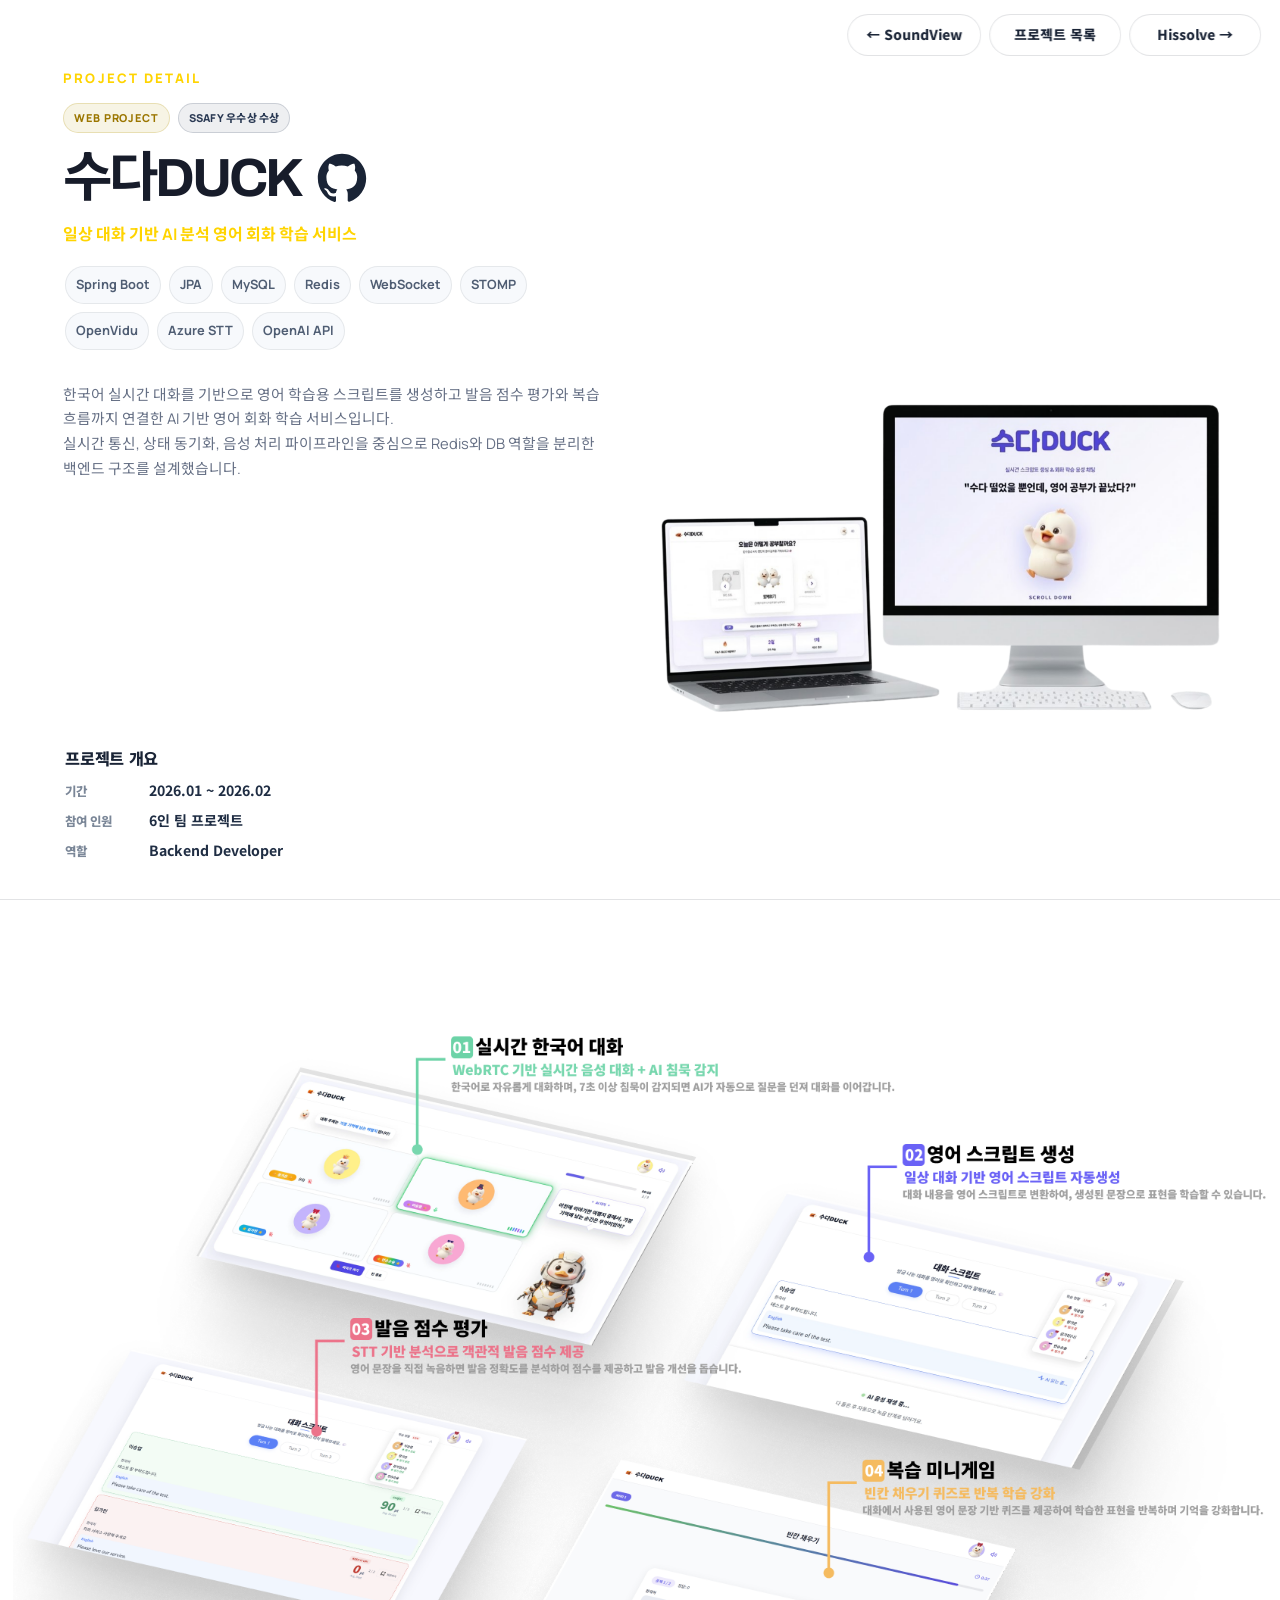
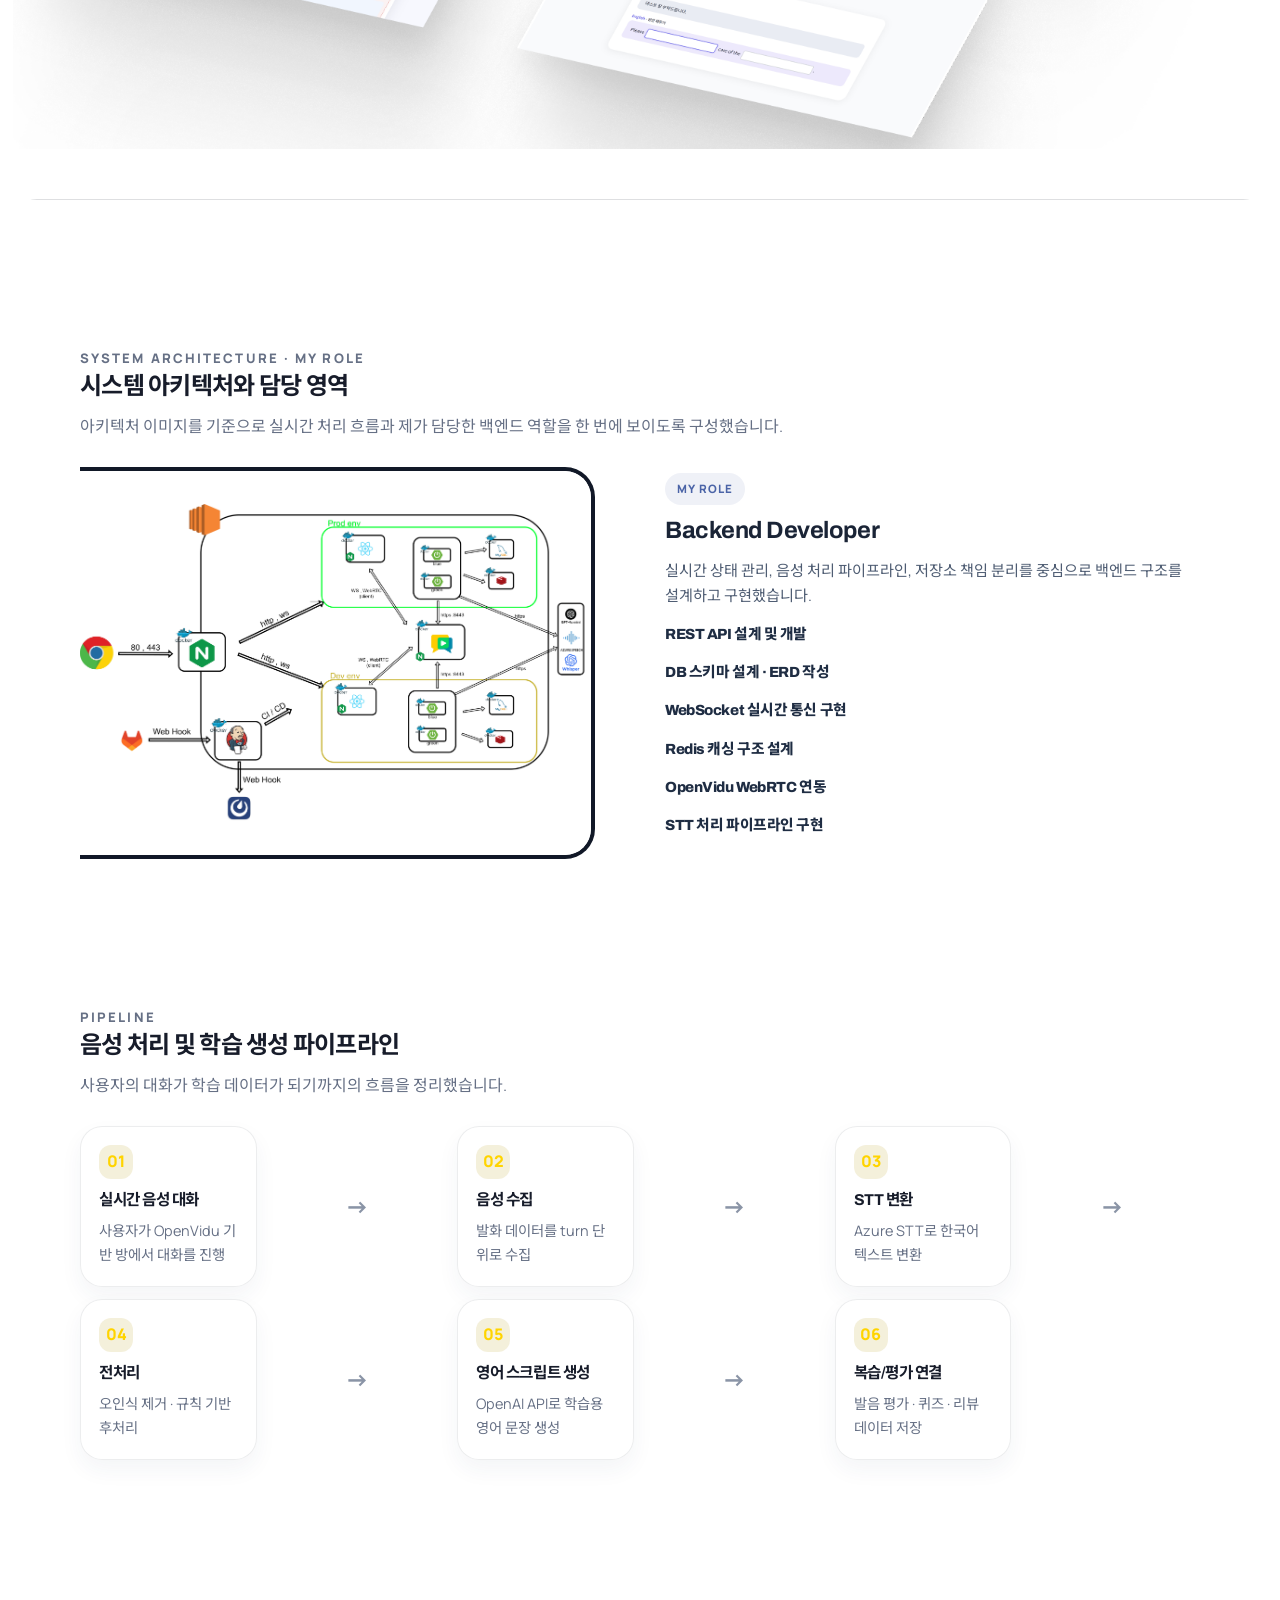
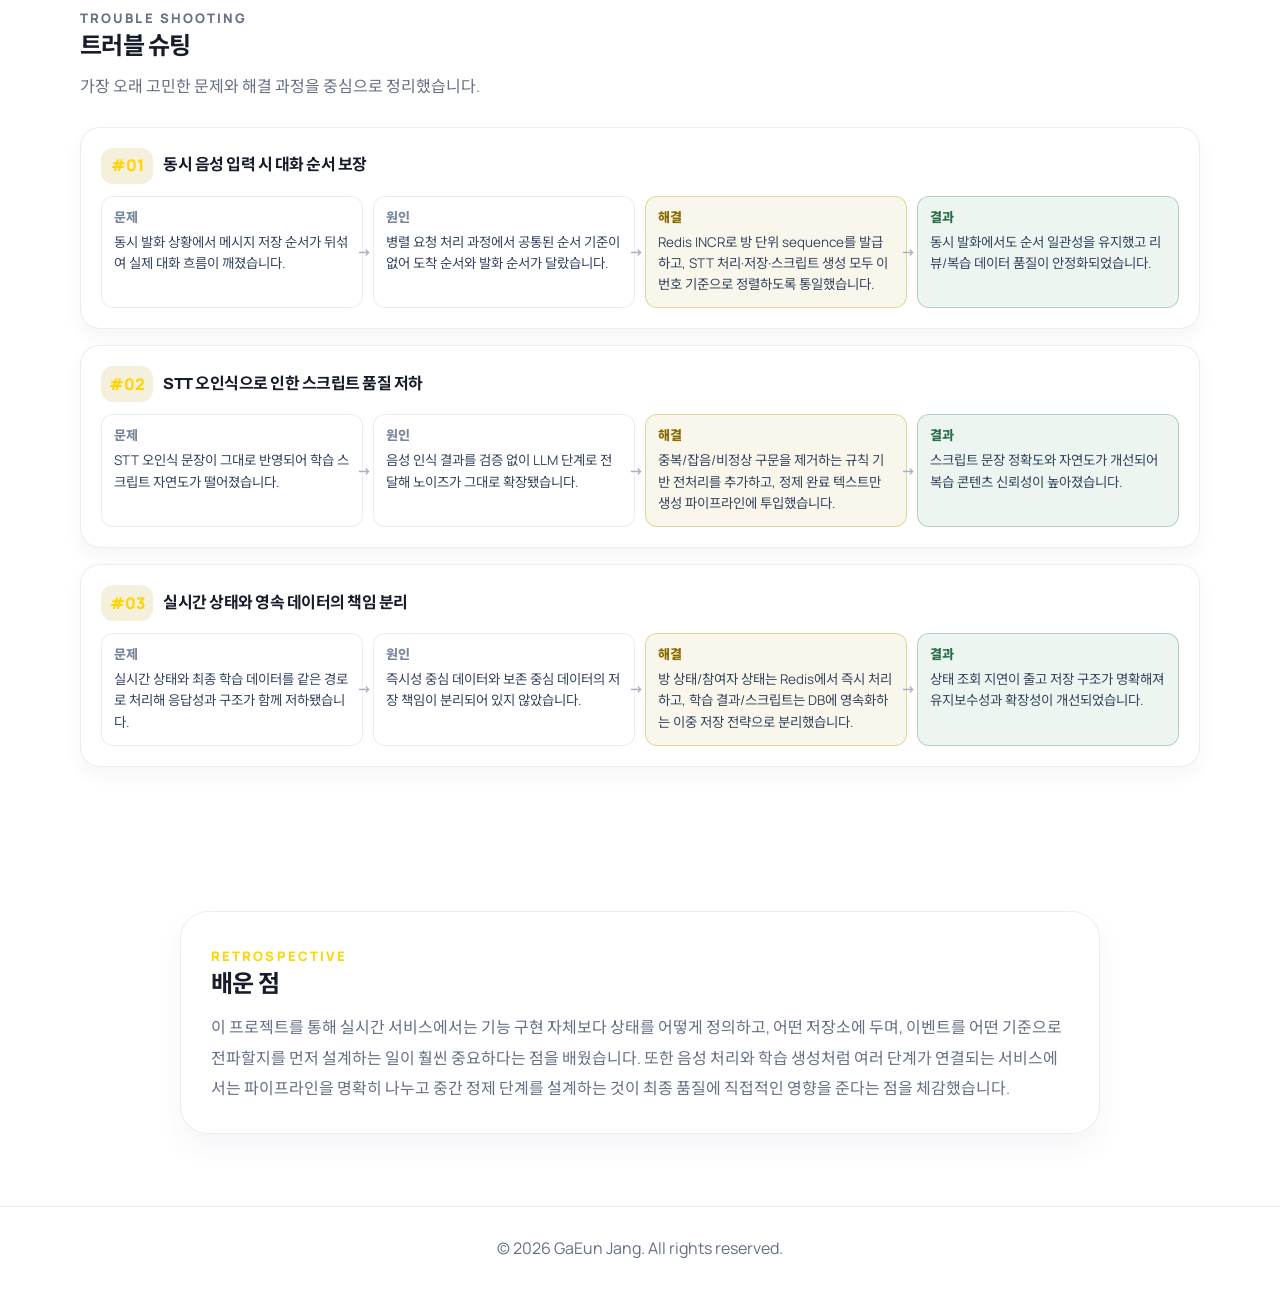
<file: projects/sudaduck.html>
<!doctype html>
<html lang="ko">
  <head>
    <meta charset="UTF-8" />
    <meta name="viewport" content="width=device-width, initial-scale=1.0" />
    <title>수다DUCK | 장가은 포트폴리오</title>
    <meta
      name="description"
      content="수다DUCK 프로젝트 상세 - 실시간 영어 회화 학습 서비스"
    />
    <link rel="stylesheet" href="../css/reset.css" />
    <link rel="stylesheet" href="../css/global.css" />
    <link rel="stylesheet" href="../css/layout.css" />
    <link rel="stylesheet" href="../css/components.css" />
    <link rel="stylesheet" href="../css/pages.css" />
    <link rel="stylesheet" href="../css/project/sudaduck.css" />
  </head>
  <body>
    <div class="duck-topbar">
      <div class="duck-topbar-nav">
        <a href="./soundview.html" class="duck-topbar-link duck-topbar-prev">← SoundView</a>
        <a href="../index.html#projects" class="duck-topbar-link">프로젝트 목록</a>
        <a href="./hissolve.html" class="duck-topbar-link duck-topbar-next">Hissolve →</a>
      </div>
    </div>

    <main class="duck-detail">
      <section class="duck-hero">
        <div class="container">
          <div class="duck-hero-top fade-up">
            <p class="duck-kicker">PROJECT DETAIL</p>
            <div class="duck-hero-badges">
              <span class="duck-hero-type">Web Project</span>
              <span class="duck-hero-award">SSAFY 우수상 수상</span>
            </div>

            <div class="duck-title-row">
              <h1>수다DUCK</h1>
              <a
                href="https://github.com/gaeunnnn/sudaDUCK"
                target="_blank"
                class="duck-title-github"
                aria-label="수다DUCK GitHub 저장소"
              >
                <svg viewBox="0 0 24 24" fill="currentColor" aria-hidden="true">
                  <path d="M12 2C6.48 2 2 6.58 2 12.23c0 4.52 2.87 8.35 6.84 9.7.5.1.68-.22.68-.49 0-.24-.01-1.03-.01-1.87-2.78.62-3.37-1.21-3.37-1.21-.45-1.19-1.11-1.5-1.11-1.5-.9-.64.07-.63.07-.63 1 .07 1.52 1.05 1.52 1.05.88 1.56 2.31 1.11 2.87.85.09-.66.34-1.11.61-1.37-2.22-.26-4.56-1.15-4.56-5.13 0-1.13.39-2.05 1.03-2.77-.1-.26-.45-1.31.1-2.73 0 0 .84-.28 2.75 1.06a9.2 9.2 0 0 1 5 0c1.9-1.34 2.74-1.06 2.74-1.06.55 1.42.2 2.47.1 2.73.64.72 1.03 1.64 1.03 2.77 0 3.99-2.34 4.87-4.57 5.13.35.31.66.91.66 1.84 0 1.33-.01 2.39-.01 2.72 0 .27.18.59.69.49A10.14 10.14 0 0 0 22 12.23C22 6.58 17.52 2 12 2z"/>
                </svg>
              </a>
            </div>
            <p class="duck-subtitle">
              일상 대화 기반 AI 분석 영어 회화 학습 서비스
            </p>

            <div class="duck-hero-main-stack">
              <div class="duck-chips">
                <span>Spring Boot</span>
                <span>JPA</span>
                <span>MySQL</span>
                <span>Redis</span>
                <span>WebSocket</span>
                <span>STOMP</span>
                <span>OpenVidu</span>
                <span>Azure STT</span>
                <span>OpenAI API</span>
              </div>
            </div>

            <p class="duck-summary">
              한국어 실시간 대화를 기반으로 영어 학습용 스크립트를 생성하고  
              발음 점수 평가와 복습 흐름까지 연결한 AI 기반 영어 회화 학습 서비스입니다.  
              <br>
              실시간 통신, 상태 동기화, 음성 처리 파이프라인을 중심으로  
              Redis와 DB 역할을 분리한 백엔드 구조를 설계했습니다.
            </p>
          </div>

          <div class="duck-hero-grid fade-up">
            <div class="duck-hero-screen">
              <img
                src="../assets/images/detailsudaduck.png"
                alt="수다DUCK 메인 화면"
              />
            </div>
          </div>

          <div class="duck-hero-infobar fade-up">
            <div class="duck-hero-overview">
              <h3>프로젝트 개요</h3>
              <div class="duck-overview-row">
                <span>기간</span>
                <p>2026.01 ~ 2026.02</p>
              </div>
              <div class="duck-overview-row">
                <span>참여 인원</span>
                <p>6인 팀 프로젝트</p>
              </div>
              <div class="duck-overview-row">
                <span>역할</span>
                <p>Backend Developer</p>
              </div>
            </div>
          </div>
        </div>
      </section>

      <section class="duck-section duck-function-showcase">
        <div class="container">
          <figure class="duck-function-full fade-up">
            <img
              src="../assets/images/sudaduck-function.png"
              alt="수다DUCK 주요 기능 화면"
            />
          </figure>
        </div>
      </section>

      <section class="duck-section duck-soft duck-arch-role-section">
        <div class="container">
          <div class="duck-section-head fade-up">
            <p class="duck-section-kicker">SYSTEM ARCHITECTURE · MY ROLE</p>
            <h2>시스템 아키텍처와 담당 영역</h2>
            <p>
              아키텍처 이미지를 기준으로 실시간 처리 흐름과 제가 담당한 백엔드
              역할을 한 번에 보이도록 구성했습니다.
            </p>
          </div>

          <div class="duck-arch-role-layout fade-up">
            <figure class="duck-arch-visual">
              <img
                src="../assets/images/sudaduck-architecture.png"
                alt="수다DUCK 시스템 아키텍처"
                class="duck-arch-role-image"
              />
            </figure>

            <aside class="duck-role-panel">
              <p class="duck-role-panel-kicker">MY ROLE</p>
              <h3>Backend Developer</h3>
              <p class="duck-role-panel-summary">
                실시간 상태 관리, 음성 처리 파이프라인, 저장소 책임 분리를
                중심으로 백엔드 구조를 설계하고 구현했습니다.
              </p>

              <ul class="duck-role-panel-list">
                <li>
                  <h4>REST API 설계 및 개발</h4>
                </li>
                <li>
                  <h4>DB 스키마 설계 · ERD 작성</h4>
                </li>
                <li>
                  <h4>WebSocket 실시간 통신 구현</h4>
                </li>
                <li>
                  <h4>Redis 캐싱 구조 설계</h4>
                </li>
                <li>
                  <h4>OpenVidu WebRTC 연동</h4>
                </li>
                <li>
                  <h4>STT 처리 파이프라인 구현</h4>
                </li>
              </ul>
            </aside>
          </div>
        </div>
      </section>

      <section class="duck-section">
        <div class="container">
          <div class="duck-section-head fade-up">
            <p class="duck-section-kicker">PIPELINE</p>
            <h2>음성 처리 및 학습 생성 파이프라인</h2>
            <p>사용자의 대화가 학습 데이터가 되기까지의 흐름을 정리했습니다.</p>
          </div>

          <div class="duck-pipeline fade-up">
            <div class="pipeline-step">
              <span>01</span>
              <h3>실시간 음성 대화</h3>
              <p>사용자가 OpenVidu 기반 방에서 대화를 진행</p>
            </div>
            <div class="pipeline-arrow">→</div>

            <div class="pipeline-step">
              <span>02</span>
              <h3>음성 수집</h3>
              <p>발화 데이터를 turn 단위로 수집</p>
            </div>
            <div class="pipeline-arrow">→</div>

            <div class="pipeline-step">
              <span>03</span>
              <h3>STT 변환</h3>
              <p>Azure STT로 한국어 텍스트 변환</p>
            </div>
            <div class="pipeline-arrow">→</div>

            <div class="pipeline-step">
              <span>04</span>
              <h3>전처리</h3>
              <p>오인식 제거 · 규칙 기반 후처리</p>
            </div>
            <div class="pipeline-arrow">→</div>

            <div class="pipeline-step">
              <span>05</span>
              <h3>영어 스크립트 생성</h3>
              <p>OpenAI API로 학습용 영어 문장 생성</p>
            </div>
            <div class="pipeline-arrow">→</div>

            <div class="pipeline-step">
              <span>06</span>
              <h3>복습/평가 연결</h3>
              <p>발음 평가 · 퀴즈 · 리뷰 데이터 저장</p>
            </div>
          </div>
        </div>
      </section>

      <section class="duck-section duck-soft">
        <div class="container">
          <div class="duck-section-head fade-up">
            <p class="duck-section-kicker">TROUBLE SHOOTING</p>
            <h2>트러블 슈팅</h2>
            <p>가장 오래 고민한 문제와 해결 과정을 중심으로 정리했습니다.</p>
          </div>

          <div class="duck-trouble-list">
            <article class="duck-trouble-card fade-up">
              <div class="duck-trouble-title">
                <span>#01</span>
                <h3>동시 음성 입력 시 대화 순서 보장</h3>
              </div>
              <div class="duck-trouble-flow">
                <div class="duck-trouble-step">
                  <h4>문제</h4>
                  <p>동시 발화 상황에서 메시지 저장 순서가 뒤섞여 실제 대화 흐름이 깨졌습니다.</p>
                </div>
                <div class="duck-trouble-step">
                  <h4>원인</h4>
                  <p>병렬 요청 처리 과정에서 공통된 순서 기준이 없어 도착 순서와 발화 순서가 달랐습니다.</p>
                </div>
                <div class="duck-trouble-step is-solution">
                  <h4>해결</h4>
                  <p>Redis INCR로 방 단위 sequence를 발급하고, STT 처리·저장·스크립트 생성 모두 이 번호 기준으로 정렬하도록 통일했습니다.</p>
                </div>
                <div class="duck-trouble-step is-result">
                  <h4>결과</h4>
                  <p>동시 발화에서도 순서 일관성을 유지했고 리뷰/복습 데이터 품질이 안정화되었습니다.</p>
                </div>
              </div>
            </article>

            <article class="duck-trouble-card fade-up">
              <div class="duck-trouble-title">
                <span>#02</span>
                <h3>STT 오인식으로 인한 스크립트 품질 저하</h3>
              </div>
              <div class="duck-trouble-flow">
                <div class="duck-trouble-step">
                  <h4>문제</h4>
                  <p>STT 오인식 문장이 그대로 반영되어 학습 스크립트 자연도가 떨어졌습니다.</p>
                </div>
                <div class="duck-trouble-step">
                  <h4>원인</h4>
                  <p>음성 인식 결과를 검증 없이 LLM 단계로 전달해 노이즈가 그대로 확장됐습니다.</p>
                </div>
                <div class="duck-trouble-step is-solution">
                  <h4>해결</h4>
                  <p>중복/잡음/비정상 구문을 제거하는 규칙 기반 전처리를 추가하고, 정제 완료 텍스트만 생성 파이프라인에 투입했습니다.</p>
                </div>
                <div class="duck-trouble-step is-result">
                  <h4>결과</h4>
                  <p>스크립트 문장 정확도와 자연도가 개선되어 복습 콘텐츠 신뢰성이 높아졌습니다.</p>
                </div>
              </div>
            </article>

            <article class="duck-trouble-card fade-up">
              <div class="duck-trouble-title">
                <span>#03</span>
                <h3>실시간 상태와 영속 데이터의 책임 분리</h3>
              </div>
              <div class="duck-trouble-flow">
                <div class="duck-trouble-step">
                  <h4>문제</h4>
                  <p>실시간 상태와 최종 학습 데이터를 같은 경로로 처리해 응답성과 구조가 함께 저하됐습니다.</p>
                </div>
                <div class="duck-trouble-step">
                  <h4>원인</h4>
                  <p>즉시성 중심 데이터와 보존 중심 데이터의 저장 책임이 분리되어 있지 않았습니다.</p>
                </div>
                <div class="duck-trouble-step is-solution">
                  <h4>해결</h4>
                  <p>방 상태/참여자 상태는 Redis에서 즉시 처리하고, 학습 결과/스크립트는 DB에 영속화하는 이중 저장 전략으로 분리했습니다.</p>
                </div>
                <div class="duck-trouble-step is-result">
                  <h4>결과</h4>
                  <p>상태 조회 지연이 줄고 저장 구조가 명확해져 유지보수성과 확장성이 개선되었습니다.</p>
                </div>
              </div>
            </article>
          </div>
        </div>
      </section>

      <section class="duck-section">
        <div class="container">
          <div class="duck-retrospective fade-up">
            <p class="duck-section-kicker">RETROSPECTIVE</p>
            <h2>배운 점</h2>
            <p>
              이 프로젝트를 통해 실시간 서비스에서는 기능 구현 자체보다 상태를
              어떻게 정의하고, 어떤 저장소에 두며, 이벤트를 어떤 기준으로
              전파할지를 먼저 설계하는 일이 훨씬 중요하다는 점을 배웠습니다.
              또한 음성 처리와 학습 생성처럼 여러 단계가 연결되는 서비스에서는
              파이프라인을 명확히 나누고 중간 정제 단계를 설계하는 것이 최종
              품질에 직접적인 영향을 준다는 점을 체감했습니다.
            </p>
          </div>
        </div>
      </section>
    </main>

    <footer class="site-footer">
      <div class="container">
        <p>© 2026 GaEun Jang. All rights reserved.</p>
      </div>
    </footer>

    <script src="../js/main.js"></script>
  </body>
</html>
</file>
<file: css/global.css>
@import url('https://fonts.googleapis.com/css2?family=Archivo:wght@600;700;800;900&family=Manrope:wght@400;500;600;700;800&family=Noto+Sans+KR:wght@400;500;700;800;900&display=swap');
:root {
  --bg: #f7f8fc;
  --bg-alt: #eef2f9;
  --surface: rgba(255, 255, 255, 0.72);
  --surface-strong: #ffffff;
  --text: #171c2a;
  --subtext: #667085;
  --line: rgba(23, 28, 42, 0.08);
  --primary: #ffd400;
  --primary-dark: #7c6400;
  --accent: #e6d84f;
  --shadow: 0 20px 50px rgba(124, 100, 0, 0.12);
  --shadow-soft: 0 10px 30px rgba(124, 100, 0, 0.08);
  --font-body: "Manrope", "Noto Sans KR", "Pretendard", "Apple SD Gothic Neo", sans-serif;
  --font-heading: "Archivo", "Noto Sans KR", "Pretendard", "Apple SD Gothic Neo", sans-serif;
  --radius-lg: 28px;
  --radius-md: 18px;
  --container: 1120px;
}

html {
  scroll-behavior: smooth;
}

body {
  font-family: var(--font-body);
  background: #f7f8fc;
  color: var(--text);
  line-height: 1.7;
}

a {
  color: inherit;
}

img {
  display: block;
  max-width: 100%;
}

h1, h2, h3, h4 {
  font-family: var(--font-heading);
  line-height: 1.3;
  letter-spacing: -0.03em;
}

p {
  color: var(--subtext);
}
</file>
<file: css/layout.css>
.container {
  width: min(92%, var(--container));
  margin: 0 auto;
}

.narrow {
  max-width: 820px;
}

.section {
  padding: 88px 0;
}

.section-alt {
  background: var(--bg-alt);
}

.grid-2 {
  display: grid;
  grid-template-columns: repeat(2, 1fr);
  gap: 24px;
}

.skill-grid {
  display: grid;
  grid-template-columns: repeat(3, 1fr);
  gap: 24px;
}

.project-list,
.project-preview-list,
.detail-section {
  display: flex;
  flex-direction: column;
  gap: 24px;
}

.detail-grid {
  display: grid;
  grid-template-columns: 1.2fr 0.8fr;
  gap: 24px;
}

.section-heading {
  margin-bottom: 40px;
}

.section-label,
.eyebrow {
  display: inline-block;
  margin-bottom: 14px;
  font-size: 0.92rem;
  font-weight: 800;
  letter-spacing: 0.08em;
  color: var(--primary);
}

.section-heading h2,
.page-title {
  font-size: clamp(2rem, 4vw, 3rem);
  margin-bottom: 10px;
  color: var(--text);
}

.section-desc {
  max-width: 760px;
}

.site-footer {
  padding: 28px 0 40px;
  border-top: 1px solid var(--line);
  background: #ffffff;
}

.site-footer p {
  text-align: center;
}

@media (max-width: 980px) {
  .grid-2,
  .skill-grid,
  .detail-grid {
    grid-template-columns: 1fr;
  }
}

@media (max-width: 768px) {
  .section {
    padding: 72px 0;
  }
}
</file>
<file: css/components.css>
.site-header {
  position: sticky;
  top: 0;
  z-index: 1000;
  background: rgba(245, 247, 251, 0.88);
  backdrop-filter: blur(10px);
  border-bottom: 1px solid rgba(217, 226, 236, 0.8);
}

.header-inner {
  min-height: 72px;
  display: flex;
  align-items: center;
  justify-content: space-between;
  gap: 24px;
}

.logo {
  font-size: 1.1rem;
  font-weight: 800;
}

.nav {
  display: flex;
  align-items: center;
  gap: 24px;
}

.nav a {
  color: var(--subtext);
  font-weight: 600;
  transition: 0.2s ease;
}

.nav a:hover,
.nav a.active {
  color: var(--primary);
}

.card {
  background: var(--surface);
  border: 1px solid var(--line);
  border-radius: var(--radius-lg);
  box-shadow: var(--shadow);
  padding: 28px;
}

.card h2,
.card h3 {
  margin-bottom: 14px;
  color: var(--text);
}

.btn {
  display: inline-flex;
  align-items: center;
  justify-content: center;
  gap: 8px;
  min-width: 152px;
  padding: 14px 22px;
  border-radius: 999px;
  font-weight: 700;
  transition: transform 0.25s ease, box-shadow 0.25s ease, background 0.25s ease, border-color 0.25s ease;
  backdrop-filter: blur(14px);
}

.btn-primary {
  background: linear-gradient(135deg, var(--primary), var(--accent));
  color: #ffffff;
  box-shadow: 0 14px 28px rgba(179, 148, 0, 0.28);
}

.btn-primary:hover {
  transform: translateY(-3px);
  box-shadow: 0 18px 36px rgba(179, 148, 0, 0.34);
}

.btn-glass {
  background: rgba(255, 255, 255, 0.58);
  border: 1px solid rgba(179, 148, 0, 0.2);
  color: var(--text);
  box-shadow: var(--shadow-soft);
}

.btn-glass:hover {
  transform: translateY(-3px);
  border-color: rgba(179, 148, 0, 0.4);
}
  
.btn-secondary {
  background: #ffffff;
  border: 1px solid var(--line);
  color: var(--text);
}

.btn-secondary:hover {
  border-color: var(--primary);
  color: var(--primary);
  transform: translateY(-2px);
}

.button-group {
  display: flex;
  gap: 12px;
  flex-wrap: wrap;
}

.button-group.center {
  justify-content: center;
}

.badge {
  display: inline-flex;
  align-items: center;
  padding: 6px 12px;
  border-radius: 999px;
  background: rgba(179, 148, 0, 0.12);
  color: var(--primary);
  font-size: 0.88rem;
  font-weight: 700;
}

.period {
  color: var(--subtext);
  font-size: 0.92rem;
  font-weight: 600;
}

.project-meta {
  display: flex;
  gap: 12px;
  flex-wrap: wrap;
  align-items: center;
  margin-bottom: 14px;
}

.project-subtitle,
.detail-subtitle {
  font-weight: 700;
  color: #334155;
  margin-bottom: 14px;
}

.chip-list {
  display: flex;
  flex-wrap: wrap;
  gap: 10px;
}

.chip-list span {
  display: inline-flex;
  padding: 8px 12px;
  border-radius: 999px;
  background: #f8fafc;
  border: 1px solid var(--line);
  color: #334155;
  font-size: 0.92rem;
  font-weight: 600;
}

.detail-list {
  list-style: disc;
  padding-left: 20px;
}

.detail-list li {
  color: var(--subtext);
  margin-bottom: 10px;
}

.detail-block + .detail-block {
  margin-top: 24px;
}

.detail-block h3 {
  margin-bottom: 10px;
}

.fade-up {
  opacity: 0;
  transform: translateY(18px);
  transition: opacity 0.7s ease, transform 0.7s ease;
}

.fade-up.show {
  opacity: 1;
  transform: translateY(0);
}

.floating-nav {
  position: fixed;
  right: 2px;
  top: 50%;
  transform: translateY(-50%);
  z-index: 1100;
  transition: transform 0.22s ease, opacity 0.22s ease;
}

.btn-icon {
  display: inline-flex;
  width: 20px;
  height: 20px;
  flex: 0 0 20px;
}

.btn-icon svg {
  width: 100%;
  height: 100%;
  display: block;
}

.floating-nav-menu {
  min-width: 150px;
  padding: 6px;
  border: 1px solid rgba(255, 255, 255, 0.42);
  border-radius: 14px;
  background: linear-gradient(
    145deg,
    rgba(185, 228, 255, 0.16),
    rgba(190, 230, 255, 0.08)
  );
  box-shadow:
    0 10px 22px rgba(46, 91, 140, 0.14),
    inset 0 1px 0 rgba(255, 255, 255, 0.46),
    inset 0 -10px 22px rgba(152, 208, 255, 0.08);
  backdrop-filter: blur(14px) saturate(125%);
}

.floating-nav-menu a {
  display: flex;
  align-items: center;
  gap: 7px;
  padding: 6px 9px;
  border-radius: 9px;
  color: #2f3d51;
  font-weight: 700;
  font-size: 0.8rem;
  letter-spacing: 0.01em;
  transition: transform 0.2s ease, color 0.2s ease, background 0.2s ease;
}

.floating-nav-menu a::before {
  content: "";
  width: 4px;
  height: 4px;
  border-radius: 999px;
  background: rgba(47, 61, 81, 0.35);
  transition: transform 0.2s ease, background 0.2s ease, box-shadow 0.2s ease;
}

.floating-nav-menu a:hover {
  color: #1f2d40;
  background: rgba(255, 255, 255, 0.16);
  transform: translateX(-2px);
}

.floating-nav-menu a:hover::before {
  background: #fff5a8;
  transform: scale(1.2);
}

.floating-nav-menu a.is-current {
  color: #1b2a3c;
  background: rgba(255, 255, 255, 0.28);
  font-weight: 800;
  box-shadow:
    0 8px 16px rgba(49, 94, 145, 0.16),
    inset 0 0 0 1px rgba(255, 255, 255, 0.52);
}

.floating-nav-menu a.is-current::before {
  width: 6px;
  height: 6px;
  background: #ffe85c;
  box-shadow: 0 0 0 4px rgba(255, 232, 92, 0.22);
  transform: scale(1.05);
}

@media (max-width: 768px) {
  .header-inner {
    min-height: auto;
    padding: 16px 0;
    flex-direction: column;
    align-items: flex-start;
  }

  .nav {
    flex-wrap: wrap;
    gap: 16px;
  }

  .card {
    padding: 22px;
  }

  .floating-nav {
    left: 8px;
    right: auto;
    top: auto;
    bottom: 14px;
    transform: none;
  }

  .floating-nav-menu {
    min-width: 118px;
    padding: 6px;
  }

  .floating-nav-menu a {
    padding: 5px 7px;
    font-size: 0.72rem;
  }
}
</file>
<file: css/pages.css>
.hero-modern {
  position: relative;
  min-height: calc(100vh - 72px);
  display: flex;
  align-items: center;
  justify-content: center;
  overflow: hidden;
  padding: 22px 0;
  background: #ffffff;
}

.hero-background {
  display: none;
}

.gradient-orb {
  display: none;
}

.orb-1 {
  display: none;
}

.orb-2 {
  display: none;
}

.orb-3 {
  display: none;
}

.grid-pattern {
  display: none;
}

.hero-modern-inner {
  position: relative;
  z-index: 2;
  width: 100%;
  display: flex;
  align-items: center;
  justify-content: center;
}

.hero-modern-copy {
  position: relative;
  width: min(94vw, 980px);
  min-height: 520px;
  padding: 74px 58px 60px;
  border-radius: 0 30px 16px 88px;
  background: #ffeb3b;
  box-shadow: 0 20px 36px rgba(90, 76, 0, 0.12);
  text-align: left;
}

.hero-modern-copy::after {
  content: "";
  position: absolute;
  right: 34px;
  bottom: 16px;
  width: 160px;
  height: 72px;
  border-radius: 999px;
  background: rgba(255, 255, 255, 0.55);
  filter: blur(16px);
  pointer-events: none;
}

.hero-side-mark {
  position: absolute;
  top: 50%;
  right: 18px;
  transform: translateY(-50%) rotate(90deg);
  transform-origin: center;
  font-size: 0.68rem;
  font-weight: 900;
  letter-spacing: 0.22em;
  color: rgba(255, 255, 255, 0.9);
}

.hero-handwrite {
  margin-bottom: 4px;
  font-size: clamp(2.1rem, 5.2vw, 3.3rem);
  line-height: 0.85;
  font-weight: 500;
  font-family: "Brush Script MT", "Segoe Script", cursive;
  color: #101010;
}

.hero-statement {
  margin-bottom: 14px;
  font-size: clamp(2.35rem, 7.6vw, 5.2rem);
  line-height: 0.9;
  letter-spacing: -0.05em;
  font-weight: 900;
  color: #06090f;
}

.hero-modern-message {
  max-width: 380px;
  font-size: clamp(1rem, 1.55vw, 1.28rem);
  line-height: 1.5;
  letter-spacing: -0.01em;
  color: #161b24;
  font-weight: 800;
  margin-top: 4px;
  margin-bottom: 0;
}

.hero-name-focus {
  display: inline-block;
  padding: 0 4px;
  font-weight: 900;
  color: #0b0f1a;
  border-bottom: 3px solid rgba(11, 15, 26, 0.3);
}


.hero-modern-buttons {
  display: none;
}

.hero-modern .btn-primary {
  background: #c69100;
  color: #121212;
  box-shadow: 0 10px 24px rgba(124, 100, 0, 0.24);
}

.hero-modern .btn-glass {
  background: #ffffff;
}


.hero-scroll-indicator {
  display: none;
}

@media (max-width: 900px) {
  .hero-modern-copy {
    width: min(94vw, 680px);
    min-height: 410px;
    padding: 48px 28px 32px;
    border-radius: 0 20px 14px 46px;
  }

  .hero-side-mark {
    right: 8px;
    font-size: 0.6rem;
  }

  .hero-modern-message {
    max-width: 300px;
    font-size: clamp(0.96rem, 3.4vw, 1.12rem);
  }
}

@keyframes floatOrb1 {
  0%,
  100% {
    transform: translate3d(0, 0, 0);
  }
  50% {
    transform: translate3d(0, -28px, 0);
  }
}

@keyframes floatOrb2 {
  0%,
  100% {
    transform: translate3d(0, 0, 0);
  }
  50% {
    transform: translate3d(0, 22px, 0);
  }
}

@keyframes floatOrb3 {
  0%,
  100% {
    transform: translate3d(-50%, 0, 0);
  }
  50% {
    transform: translate3d(-50%, -24px, 0);
  }
}

.project-preview {
  display: block;
  transition: 0.2s ease;
}

.project-preview:hover,
.project-item:hover {
  transform: translateY(-4px);
}

.project-preview h3,
.project-item h2 {
  margin-bottom: 10px;
}

.section-action {
  margin-top: 28px;
}

.page-hero {
  padding-top: 110px;
}

.detail-hero {
  max-width: 860px;
}

.detail-summary {
  max-width: 840px;
  font-size: 1.02rem;
  margin-bottom: 28px;
}

.contact-card {
  text-align: center;
}

.contact-card p {
  max-width: 700px;
  margin: 0 auto 24px;
}

#contact.section-alt {
  background: #ffffff;
}

#contact .section-heading h2 {
  font-family: "Noto Sans KR", "Pretendard", "Apple SD Gothic Neo", sans-serif;
  color: #10151f;
  letter-spacing: -0.04em;
}

#contact .section-heading {
  margin-bottom: 15px;
}

#contact .section-label {
  font-size: clamp(2rem, 3.2vw, 2.8rem);
  font-weight: 900;
  color: #10151f;
}

#contact .contact-card {
  background: #ffffff;
  border: 1px solid rgba(23, 28, 42, 0.1);
  border-radius: 22px;
  box-shadow: none;
  padding: 30px 26px;
}

#contact .contact-card p {
  font-family: "Noto Sans KR", "Pretendard", "Apple SD Gothic Neo", sans-serif;
  font-size: 0.92rem;
  line-height: 1.82;
  color: #10151f;
  font-weight: 600;
}

/* about 섹션 */
/* about editorial */
.about-editorial-section {
  background: #ffffff;
  padding-top: 64px;
  padding-bottom: 64px;
}

.about-editorial {
  display: grid;
  grid-template-columns: 250px 1fr;
  gap: 44px;
  align-items: start;
}

.about-editorial-left {
  position: sticky;
  top: 64px;
}

.about-editorial-label {
  margin-bottom: 10px;
  display: inline-block;
  padding: 0;
  border-radius: 0;
  background: none;
  font-family: "Noto Sans KR", "Pretendard", "Apple SD Gothic Neo", sans-serif;
  font-size: clamp(1.5rem, 2.1vw, 1.9rem);
  font-weight: 900;
  letter-spacing: -0.045em;
  color: #10151f;
  line-height: 1.05;
}

.about-editorial-photo-wrap {
  width: 168px;
  height: 214px;
  overflow: hidden;
  border-radius: 20px;
  margin-bottom: 16px;
  box-shadow: 0 18px 40px rgba(30, 40, 80, 0.12);
  background: #e9edf5;
}

.about-editorial-photo {
  width: 100%;
  height: 100%;
  object-fit: cover;
  display: block;
}

.about-editorial-name {
  font-size: 1.9rem;
  line-height: 1.1;
  margin-bottom: 8px;
  letter-spacing: -0.04em;
  color: var(--text);
}

.about-editorial-role {
  margin-bottom: 10px;
  font-size: 0.98rem;
  font-weight: 700;
  color: #ffd400;
}

.about-editorial-brief {
  margin-bottom: 12px;
  color: var(--text);
  font-size: 0.92rem;
  line-height: 1.72;
}



.about-editorial-right {
  min-width: 0;
}

.about-intro-kicker {
  margin-bottom: 8px;
  display: inline-block;
  padding: 0;
  border-radius: 0;
  background: none;
  font-family: "Noto Sans KR", "Pretendard", "Apple SD Gothic Neo", sans-serif;
  font-size: clamp(1.45rem, 2vw, 1.9rem);
  font-weight: 900;
  letter-spacing: -0.045em;
  color: #10151f;
  line-height: 1.05;
}

.about-editorial-title {
  margin-bottom: 12px;
  font-size: clamp(1.16rem, 1.48vw, 1.58rem);
  line-height: 1.24;
  letter-spacing: -0.05em;
  color: var(--text);
}


.about-editorial-desc {
  max-width: 680px;
  font-size: 0.9rem;
  line-height: 1.74;
  color: var(--subtext);
}

.marker-highlight {
  color: #1f2937;
  font-weight: 700;
  padding: 0 2px;
  background-image: linear-gradient(
    to top,
    rgba(244, 217, 10, 0.36) 42%,
    rgba(244, 217, 10, 0) 42%
  );
  border-radius: 3px;
}

.about-editorial-divider {
  width: 100%;
  height: 1px;
  margin: 24px 0 20px;
  background: linear-gradient(
    to right,
    rgba(23, 28, 42, 0.14),
    rgba(23, 28, 42, 0.04)
  );
}

.about-editorial-info {
  display: flex;
  flex-direction: column;
  gap: 20px;
}

.about-info-section {
  min-width: 0;
}

.about-info-title {
  margin-bottom: 10px;
  display: inline-block;
  padding: 0;
  border-radius: 0;
  background: none;
  font-family: "Noto Sans KR", "Pretendard", "Apple SD Gothic Neo", sans-serif;
  font-size: clamp(1.1rem, 1.45vw, 1.3rem);
  font-weight: 900;
  letter-spacing: -0.04em;
  color: #10151f;
  line-height: 1.08;
}

.about-info-row {
  display: flex;
  justify-content: space-between;
  gap: 12px;
  padding: 12px 0;
  border-top: 1px solid rgba(23, 28, 42, 0.08);
}

.about-info-row:first-of-type {
  padding-top: 0;
  border-top: none;
}

.about-info-main strong {
  display: block;
  margin-bottom: 6px;
  font-size: 1rem;
  color: var(--text);
}

.about-info-main p {
  margin-bottom: 6px;
  color: var(--subtext);
  font-size: 0.88rem;
}

.about-inline-chips {
  display: flex;
  flex-wrap: wrap;
  gap: 8px;
}

.about-inline-chips span {
  padding: 5px 8px;
  border-radius: 999px;
  background: rgba(255, 255, 255, 0.72);
  border: 1px solid rgba(23, 28, 42, 0.08);
  font-size: 0.76rem;
  font-weight: 600;
  color: #516075;
}

.about-info-date {
  white-space: nowrap;
  font-size: 0.86rem;
  font-weight: 700;
  color: #5a6780;
}

.about-editorial-grid {
  display: grid;
  grid-template-columns: 1fr 1fr;
  gap: 24px;
}

.about-mini-line {
  display: flex;
  justify-content: space-between;
  gap: 8px;
  padding: 8px 0;
  border-top: 1px solid rgba(23, 28, 42, 0.08);
}

.about-mini-line:first-of-type {
  padding-top: 0;
  border-top: none;
}

.about-mini-line strong {
  font-size: 0.92rem;
  color: var(--text);
}

.about-mini-line span {
  white-space: nowrap;
  font-size: 0.84rem;
  font-weight: 600;
  color: #5a6780;
}

.about-contact-heading {
  margin-top: 16px;
}

.about-profile-contact {
  margin-top: 14px;
  padding-top: 10px;
  border-top: 1px solid rgba(23, 28, 42, 0.08);
  display: flex;
  flex-direction: column;
  gap: 8px;
}

.about-profile-contact span {
  display: block;
  font-size: 0.75rem;
  font-weight: 800;
  letter-spacing: 0.1em;
  color: #ffd400;
  margin-bottom: 4px;
}

.about-profile-contact p {
  margin: 0;
  font-weight: 600;
  color: var(--text);
}
@media (max-width: 1100px) {
  .about-editorial {
    grid-template-columns: 1fr;
    gap: 40px;
  }

  .about-editorial-left {
    position: relative;
    top: auto;
  }

  .about-editorial-photo-wrap {
    width: 180px;
    height: 230px;
  }
}

@media (max-width: 768px) {
  .about-editorial-grid {
    grid-template-columns: 1fr;
    gap: 30px;
  }

  .about-info-row,
  .about-mini-line {
    flex-direction: column;
    align-items: flex-start;
  }

  .about-editorial-title {
    font-size: 1.2rem;
  }

  .about-editorial-photo-wrap {
    width: 160px;
    height: 210px;
  }
}


.skills-curated-section {
  background: #ffffff;
}

.skills-curated-section .section-heading h2,
.skills-curated-section .section-heading .section-desc,
.skills-curated-section .skills-spot-head h3,
.skills-curated-section .skills-spot-card p,
.skills-curated-section .skills-compact-row span,
.skills-curated-section .skills-mini-chip small {
  font-family: "Noto Sans KR", "Pretendard", "Apple SD Gothic Neo", sans-serif;
}

.skills-spotlight {
  display: grid;
  grid-template-columns: repeat(3, minmax(0, 1fr));
  gap: 16px;
  margin-bottom: 10px;
}

.skills-spot-card {
  padding: 18px 16px 14px;
  border-radius: 16px;
  border: 1px solid rgba(23, 28, 42, 0.09);
  background: #ffffff;
  box-shadow: 0 8px 16px rgba(28, 38, 66, 0.05);
  display: flex;
  flex-direction: column;
}

.skills-spot-head {
  display: flex;
  align-items: baseline;
  justify-content: space-between;
  gap: 10px;
  margin-bottom: 8px;
}

.skills-spot-head h3 {
  display: inline-flex;
  align-items: center;
  gap: 8px;
  font-size: 1.2rem;
  line-height: 1.1;
  color: #111827;
}

.skills-spot-head h3 img {
  width: 22px;
  height: 22px;
  display: block;
}

.skills-spot-head span {
  font-size: 0.82rem;
  font-weight: 800;
  color: #735e00;
}

.skills-spot-card p {
  margin-bottom: 12px;
  font-size: 0.86rem;
  line-height: 1.62;
  color: #55627a;
}

.skills-stars {
  display: flex;
  gap: 4px;
  margin-top: auto;
  padding-top: 12px;
  align-self: flex-end;
}

.skills-stars .star {
  font-size: 1.4rem;
  line-height: 1;
}

.skills-stars .star.filled {
  color: #e1b900;
}

.skills-stars .star.half {
  position: relative;
  color: rgba(23, 28, 42, 0.15);
}

.skills-stars .star.half::before {
  content: "★";
  position: absolute;
  left: 0;
  top: 0;
  width: 50%;
  overflow: hidden;
  color: #e1b900;
}

.skills-stars .star.empty {
  color: rgba(23, 28, 42, 0.15);
}

.skills-level-value {
  margin-top: 6px;
  margin-bottom: 0;
  text-align: right;
  font-size: 0.78rem;
  font-weight: 800;
  color: #6d5a00;
}

.skills-compact-table {
  border: 1px solid rgba(23, 28, 42, 0.08);
  border-radius: 14px;
  background: #ffffff;
  overflow: hidden;
}

.skills-compact-row {
  display: grid;
  grid-template-columns: 170px 1fr;
  gap: 14px;
  align-items: center;
  padding: 12px 14px;
  border-top: 1px solid rgba(23, 28, 42, 0.08);
}

.skills-compact-row:first-child {
  border-top: none;
}

.skills-compact-row span {
  display: inline-flex;
  align-items: center;
  gap: 7px;
  font-family: "Pretendard", "Noto Sans KR", "Apple SD Gothic Neo", sans-serif;
  font-size: clamp(0.92rem, 1.2vw, 1.02rem);
  font-weight: 700;
  letter-spacing: -0.02em;
  color: #10151f;
  line-height: 1.2;
}

.skills-compact-row span::before {
  content: "";
  width: 6px;
  height: 6px;
  border-radius: 999px;
  background: #f4d90a;
  box-shadow: 0 0 0 3px rgba(244, 217, 10, 0.22);
}

.skills-compact-row p {
  margin: 0;
  font-size: 0.82rem;
  color: #617089;
  line-height: 1.5;
}

.skills-mini-list {
  display: flex;
  flex-wrap: wrap;
  gap: 8px;
}

.skills-mini-chip {
  display: inline-flex;
  align-items: center;
  gap: 6px;
  padding: 6px 10px;
  border-radius: 999px;
  border: 1px solid rgba(23, 28, 42, 0.1);
  background: #f9fbff;
}

.skills-mini-chip img {
  width: 18px;
  height: 18px;
  display: block;
}

.skills-mini-chip small {
  font-size: 0.78rem;
  font-weight: 700;
  color: #44536b;
  line-height: 1;
}

@media (max-width: 980px) {
  .skills-spotlight {
    grid-template-columns: 1fr;
  }

  .skills-compact-row {
    grid-template-columns: 1fr;
    gap: 6px;
  }

  .skills-mini-chip {
    padding: 4px 8px;
  }

  .skills-mini-chip small {
    font-size: 0.7rem;
  }
}

/* experience photo timeline */
.experience-card-timeline-section {
  background: #ffffff;
}

.experience-card-timeline {
  position: relative;
  display: flex;
  flex-direction: column;
  gap: 20px;
  margin-top: 12px;
}

.experience-card-line {
  position: absolute;
  left: 50%;
  top: 0;
  bottom: 0;
  width: 2px;
  background: linear-gradient(
    to bottom,
    rgba(244, 217, 10, 0.4),
    rgba(244, 217, 10, 0.14)
  );
  transform: translateX(-50%);
}

.experience-card-item {
  position: relative;
  display: grid;
  grid-template-columns: 1fr 40px 1fr;
  align-items: center;
}

.experience-card-item.left .experience-card-box {
  grid-column: 1;
}

.experience-card-item.left .experience-card-dot {
  grid-column: 2;
}

.experience-card-item.left .experience-card-date-side {
  grid-column: 3;
  text-align: left;
}

.experience-card-item.right .experience-card-date-side {
  grid-column: 1;
  text-align: right;
}

.experience-card-item.right .experience-card-dot {
  grid-column: 2;
}

.experience-card-item.right .experience-card-box {
  grid-column: 3;
}

.experience-card-dot {
  width: 16px;
  height: 16px;
  margin: 0 auto;
  border-radius: 50%;
  background: #f4d90a;
  box-shadow: 0 0 0 7px rgba(244, 217, 10, 0.18);
  z-index: 1;
}

.experience-card-box {
  display: grid;
  grid-template-columns: 84px 1fr;
  gap: 16px;
  align-items: center;
  padding: 18px;
  border-radius: 22px;
  background: #ffffff;
  border: 1px solid rgba(244, 217, 10, 0.24);
  box-shadow: 0 10px 22px rgba(142, 120, 0, 0.08);
}

.experience-card-thumb {
  width: 84px;
  height: 84px;
  object-fit: cover;
  border-radius: 18px;
  background: #e9edf5;
}

.experience-card-date-side {
  font-family: "Noto Sans KR", "Pretendard", "Apple SD Gothic Neo", sans-serif;
  font-size: 1.08rem;
  font-weight: 800;
  letter-spacing: -0.01em;
  color: #6d6200;
}

.experience-card-content h3 {
  margin-bottom: 6px;
  font-family: "Noto Sans KR", "Pretendard", "Apple SD Gothic Neo", sans-serif;
  font-size: 1.14rem;
  line-height: 1.35;
  color: #151d2a;
}

.experience-card-org {
  margin-bottom: 6px;
  font-family: "Noto Sans KR", "Pretendard", "Apple SD Gothic Neo", sans-serif;
  font-size: 0.98rem;
  font-weight: 700;
  color: #49566e;
}

.experience-card-desc {
  font-family: "Noto Sans KR", "Pretendard", "Apple SD Gothic Neo", sans-serif;
  color: #5b6880;
  line-height: 1.65;
  font-size: 0.94rem;
}

.experience-card-item.current .experience-card-box {
  border-color: rgba(244, 217, 10, 0.46);
  box-shadow: 0 14px 28px rgba(165, 136, 0, 0.16);
}

@media (max-width: 900px) {
  .experience-card-line {
    left: 7px;
    transform: none;
  }

  .experience-card-item {
    grid-template-columns: 28px 1fr;
    gap: 12px;
  }

  .experience-card-item.left .experience-card-box,
  .experience-card-item.right .experience-card-box {
    grid-column: 2;
  }

  .experience-card-item.left .experience-card-dot,
  .experience-card-item.right .experience-card-dot {
    grid-column: 1;
  }

  .experience-card-item.left .experience-card-date-side,
  .experience-card-item.right .experience-card-date-side {
    grid-column: 2;
    text-align: left;
    margin-bottom: 6px;
    font-size: 0.96rem;
  }

  .experience-card-box {
    grid-template-columns: 64px 1fr;
    padding: 12px;
    gap: 12px;
  }

  .experience-card-thumb {
    width: 64px;
    height: 64px;
  }
}

/* awards compact */
.awards-compact-section {
  position: relative;
  overflow: hidden;
  background: #ffffff;
  padding-top: 68px;
  padding-bottom: 68px;
}

.awards-compact-section::before {
  content: "";
  position: absolute;
  inset: auto auto 8% -220px;
  width: 360px;
  height: 360px;
  border-radius: 50%;
  background: radial-gradient(circle, rgba(25, 33, 48, 0.1) 0%, rgba(25, 33, 48, 0) 75%);
  pointer-events: none;
}

.awards-compact-section .container {
  position: relative;
  z-index: 1;
}

.awards-compact-section .section-heading {
  margin-bottom: 38px;
}

.awards-compact-section .section-heading h2 {
  font-size: clamp(2.2rem, 4.6vw, 3.5rem);
  letter-spacing: -0.05em;
  color: #101825;
}

.awards-compact-section .section-desc {
  max-width: 560px;
  font-size: 1rem;
  color: #394a63;
}

.awards-showcase {
  display: grid;
  grid-template-columns: 280px 1fr;
  gap: 40px;
  align-items: start;
}

.awards-showcase-intro {
  position: sticky;
  top: 96px;
  padding-right: 12px;
}

.awards-showcase-kicker {
  margin-bottom: 10px;
  font-size: 0.75rem;
  font-weight: 900;
  letter-spacing: 0.22em;
  color: #5b687d;
}

.awards-total-count {
  margin: 0;
  font-family: var(--font-heading);
  font-size: clamp(4.1rem, 8vw, 5.8rem);
  line-height: 0.9;
  color: #0f1727;
}

.awards-total-label {
  margin-top: 6px;
  margin-bottom: 22px;
  font-size: 0.86rem;
  font-weight: 800;
  letter-spacing: 0.11em;
  color: #7a869a;
  text-transform: uppercase;
}

.awards-intro-copy {
  font-size: 0.96rem;
  line-height: 1.75;
  font-weight: 700;
  color: #2f3e56;
}

.awards-intro-copy span {
  color: #b98700;
  border-bottom: 2px solid rgba(185, 135, 0, 0.22);
}

.awards-track {
  position: relative;
  display: flex;
  flex-direction: column;
  gap: 24px;
}

.awards-track::before {
  content: "";
  position: absolute;
  left: 92px;
  top: 6px;
  bottom: 8px;
  width: 2px;
  background: linear-gradient(180deg, rgba(18, 25, 38, 0.95) 0%, rgba(18, 25, 38, 0.2) 100%);
}

.awards-track-row {
  position: relative;
  display: grid;
  grid-template-columns: 96px 1fr;
  gap: 24px;
  align-items: start;
}

.awards-track-year {
  position: sticky;
  top: 96px;
  margin: 0;
  font-family: var(--font-heading);
  font-size: 1.15rem;
  font-weight: 900;
  line-height: 1;
  letter-spacing: 0.07em;
  color: #0f1727;
}

.awards-track-list {
  margin: 0;
  padding: 0;
  list-style: none;
  display: flex;
  flex-direction: column;
  gap: 12px;
}

.awards-track-list li {
  position: relative;
  padding: 2px 0 12px 42px;
  border-bottom: 1px solid rgba(23, 28, 42, 0.12);
}

.awards-track-list li::before {
  content: "";
  position: absolute;
  left: -5px;
  top: 9px;
  width: 10px;
  height: 10px;
  border-radius: 50%;
  background: #ffe05a;
  box-shadow: 0 0 0 5px rgba(255, 224, 90, 0.23);
}

.awards-track-list li::after {
  content: "🏅";
  position: absolute;
  left: 12px;
  top: 0;
  font-size: 1.2rem;
  line-height: 1;
}

.awards-track-list strong {
  display: block;
  margin-bottom: 2px;
  font-family: "Noto Sans KR", "Pretendard", "Apple SD Gothic Neo", sans-serif;
  font-size: 1.05rem;
  font-weight: 800;
  color: #0f1a2a;
  letter-spacing: -0.02em;
}

.awards-track-list span {
  display: block;
  font-size: 0.9rem;
  line-height: 1.6;
  font-weight: 700;
  color: #5a697f;
}

.awards-track-row:nth-child(odd) .awards-track-list li:first-child strong {
  color: #b07e00;
}

.awards-track-list li.award-highlight-dg strong {
  color: #c28b00;
}

.awards-track-list li.award-highlight-dg::before {
  background: #ffc400;
  box-shadow: 0 0 0 5px rgba(255, 196, 0, 0.28);
}

.awards-track-list li.award-highlight-dg::after {
  content: "🥇";
}

.awards-track-list li:last-child {
  border-bottom: 0;
  padding-bottom: 4px;
}

@media (max-width: 980px) {
  .awards-showcase {
    grid-template-columns: 1fr;
    gap: 24px;
  }

  .awards-showcase-intro {
    position: relative;
    top: auto;
    padding-right: 0;
  }

  .awards-intro-copy br {
    display: none;
  }

  .awards-track::before {
    left: 80px;
  }

  .awards-track-row {
    grid-template-columns: 84px 1fr;
    gap: 16px;
  }

  .awards-track-year {
    font-size: 1.04rem;
  }

  .awards-track-list strong {
    font-size: 0.98rem;
  }

  .awards-track-list span {
    font-size: 0.86rem;
  }
}

@media (max-width: 640px) {
  .awards-track::before {
    display: none;
  }

  .awards-track-row {
    grid-template-columns: 1fr;
    gap: 8px;
    padding-bottom: 12px;
    border-bottom: 1px solid rgba(23, 28, 42, 0.12);
  }

  .awards-track-year {
    position: relative;
    top: auto;
    font-size: 1.26rem;
    letter-spacing: 0.05em;
  }

  .awards-track-list li {
    padding-left: 34px;
  }

  .awards-track-list li::before {
    left: -3px;
  }

  .awards-track-list li::after {
    left: 10px;
    font-size: 1.08rem;
  }
}


/* featured single project */
.featured-single-section {
  background: #ffffff;
}

.project-slider {
  position: relative;
  overflow: visible;
}

@media (min-width: 1200px) {
  .project-slider {
    width: min(100%, 960px);
    margin: 0 auto;
  }

  .project-slider-window {
    min-height: 500px;
  }
}

.project-slider-window {
  position: relative;
  min-height: 540px;
  border-radius: 26px;
  overflow: hidden;
  background: #f8f8f8;
  border: 1px solid rgba(23, 28, 42, 0.08);
}

.project-hero-slide {
  position: absolute;
  inset: 0;
  display: grid;
  grid-template-columns: 0.38fr 0.62fr;
  opacity: 0;
  pointer-events: none;
  filter: blur(4px) saturate(88%);
  transform: translateX(0) scale(0.96);
  transition: transform 1.25s cubic-bezier(0.22, 1, 0.36, 1),
    opacity 1.25s ease,
    filter 1.25s ease;
}

.project-hero-slide.is-active {
  opacity: 1;
  z-index: 3;
  pointer-events: auto;
  filter: blur(0);
  transform: translateX(0) scale(1);
}

.project-hero-slide.is-prev {
  opacity: 0.18;
  z-index: 2;
  filter: blur(5px) saturate(78%);
  transform: translateX(-66%) scale(0.92);
}

.project-hero-slide.is-next {
  opacity: 0.18;
  z-index: 2;
  filter: blur(5px) saturate(78%);
  transform: translateX(66%) scale(0.92);
}

.project-hero-slide.is-prev .project-hero-copy,
.project-hero-slide.is-next .project-hero-copy {
  display: none;
}

.project-hero-copy {
  padding: 38px 32px;
  display: flex;
  flex-direction: column;
  justify-content: center;
}

.project-hero-sub {
  margin-bottom: 10px;
  font-family: "Noto Sans KR", "Pretendard", "Apple SD Gothic Neo", sans-serif;
  font-size: 0.84rem;
  font-weight: 700;
  color: #6f7b8f;
  letter-spacing: 0.02em;
}

.project-hero-copy h3 {
  margin-bottom: 10px;
  font-family: "Noto Sans KR", "Pretendard", "Apple SD Gothic Neo", sans-serif;
  font-size: clamp(2.1rem, 2.8vw, 2.9rem);
  line-height: 1.02;
  letter-spacing: -0.03em;
  color: #131a27;
}

.project-hero-copy p {
  margin-bottom: 14px;
  font-family: "Noto Sans KR", "Pretendard", "Apple SD Gothic Neo", sans-serif;
  font-size: 0.94rem;
  line-height: 1.7;
  color: #637088;
}

.project-hero-meta {
  display: flex;
  gap: 8px;
  flex-wrap: wrap;
  margin-bottom: 14px;
}

.project-hero-meta span {
  display: inline-flex;
  padding: 6px 10px;
  border-radius: 999px;
  border: 1px solid rgba(23, 28, 42, 0.1);
  background: #ffffff;
  font-size: 0.76rem;
  font-weight: 700;
  color: #5f6d82;
}

.project-hero-cta {
  min-width: 136px;
  width: fit-content;
  padding: 12px 18px;
  font-size: 0.95rem;
  box-shadow: 0 10px 22px rgba(179, 148, 0, 0.2);
}

.project-hero-visual {
  position: relative;
  overflow: hidden;
  background: #f8f8f8;
  height: 100%;
  padding: 18px;
}

.project-hero-image {
  width: 100%;
  height: 100%;
  object-fit: contain;
  object-position: center center;
}

.project-slider-arrow {
  position: absolute;
  top: 50%;
  transform: translateY(-50%);
  width: 46px;
  height: 46px;
  border-radius: 50%;
  border: 1px solid rgba(23, 28, 42, 0.12);
  background: #ffffff;
  color: #273247;
  font-size: 1.24rem;
  cursor: pointer;
  z-index: 10;
  box-shadow: 0 8px 16px rgba(17, 24, 39, 0.1);
}

.project-slider-arrow.prev {
  left: -56px;
}

.project-slider-arrow.next {
  right: -56px;
}

.project-slider-dots {
  display: flex;
  justify-content: center;
  gap: 8px;
  margin-top: 12px;
}

.project-hero-dot {
  width: 10px;
  height: 10px;
  border: none;
  border-radius: 999px;
  background: rgba(23, 28, 42, 0.2);
  cursor: pointer;
  transition: 0.2s ease;
}

.project-hero-dot.is-active {
  width: 26px;
  background: #ffd400;
}

@media (max-width: 980px) {
  .project-slider-window {
    min-height: 420px;
  }

  .project-hero-slide {
    grid-template-columns: 1fr;
  }

  .project-hero-copy {
    padding: 24px 20px 8px;
  }

  .project-hero-copy h3 {
    font-size: clamp(1.6rem, 8vw, 2.2rem);
    line-height: 1.08;
  }

  .project-hero-copy p {
    font-size: 0.9rem;
    line-height: 1.62;
  }

  .project-hero-visual {
    height: 420px;
    padding: 14px;
  }

  .project-hero-image {
    object-position: center bottom;
  }

  .project-slider-arrow.prev {
    left: 8px;
  }

  .project-slider-arrow.next {
    right: 8px;
  }
}

/* featured website showcase */
.featured-webshowcase-section {
  background: #ffffff;
}

.webshowcase {
  display: grid;
  grid-template-columns: 1.22fr 0.78fr;
  gap: 26px;
  align-items: start;
}

.webshowcase-browser {
  overflow: hidden;
  border-radius: 30px;
  background: #ffffff;
  border: 1px solid rgba(23, 28, 42, 0.08);
  box-shadow: 0 14px 32px rgba(30, 40, 80, 0.08);
}

.webshowcase-browser-top {
  display: flex;
  align-items: center;
  justify-content: space-between;
  padding: 14px 18px;
  border-bottom: 1px solid rgba(23, 28, 42, 0.08);
  background: #f9fafc;
}

.browser-dots {
  display: flex;
  gap: 8px;
}

.browser-dots span {
  width: 10px;
  height: 10px;
  border-radius: 50%;
  background: #d0d7e2;
}

.browser-address {
  font-size: 0.84rem;
  font-weight: 600;
  color: #7b8798;
}

.webshowcase-screen-wrap {
  position: relative;
  aspect-ratio: 16 / 10;
  background: linear-gradient(180deg, #e9edf5 0%, #dde5f1 100%);
  overflow: hidden;
  isolation: isolate;
}

.webshowcase-screen-wrap::before {
  content: "";
  position: absolute;
  inset: 0;
  z-index: 4;
  pointer-events: none;
  background: radial-gradient(circle at center, rgba(255, 255, 255, 0) 42%, rgba(233, 237, 245, 0.8) 100%);
}

.webshowcase-screen {
  position: absolute;
  top: 50%;
  left: 50%;
  width: 72%;
  height: 84%;
  object-fit: cover;
  border-radius: 16px;
  border: 1px solid rgba(23, 28, 42, 0.08);
  transform: translate(-50%, -50%) scale(0.92);
  opacity: 0;
  filter: blur(4px) saturate(85%);
  transition: transform 0.48s ease, opacity 0.48s ease, filter 0.48s ease;
  pointer-events: none;
  z-index: 1;
}

.webshowcase-screen.is-active {
  z-index: 3;
  opacity: 1;
  filter: blur(0);
  transform: translate(-50%, -50%) scale(1);
  box-shadow: 0 20px 36px rgba(30, 40, 80, 0.2);
}

.webshowcase-screen.is-prev {
  opacity: 0;
  transform: translate(-50%, -50%) scale(0.84);
}

.webshowcase-screen.is-next {
  opacity: 0;
  transform: translate(-50%, -50%) scale(0.84);
}

.webshowcase-screen.is-hidden {
  opacity: 0;
  transform: translate(-50%, -50%) scale(0.8);
}

.webshowcase-info {
  display: flex;
  flex-direction: column;
  gap: 18px;
}

.webshowcase-mini-list {
  display: flex;
  gap: 12px;
}

.webshowcase-mini {
  flex: 1;
  display: flex;
  flex-direction: column;
  gap: 8px;
  padding: 8px;
  border-radius: 18px;
  border: 1px solid rgba(23, 28, 42, 0.08);
  background: rgba(255,255,255,0.92);
  cursor: pointer;
  transition: all 0.2s ease;
}

.webshowcase-mini img {
  width: 100%;
  aspect-ratio: 16 / 10;
  object-fit: cover;
  border-radius: 12px;
  display: block;
  background: #e9edf5;
}

.webshowcase-mini span {
  font-size: 0.84rem;
  font-weight: 700;
  color: #667085;
  text-align: center;
}

.webshowcase-mini.is-active {
  border-color: rgba(179, 148, 0, 0.22);
  box-shadow: 0 10px 20px rgba(30, 40, 80, 0.06);
}

.webshowcase-mini.is-active span {
  color: var(--primary);
}

.webshowcase-copy {
  padding: 24px;
  border-radius: 26px;
  background: rgba(255,255,255,0.92);
  border: 1px solid rgba(23, 28, 42, 0.08);
  box-shadow: 0 12px 26px rgba(30, 40, 80, 0.05);
}

.webshowcase-label {
  margin-bottom: 10px;
  font-size: 0.8rem;
  font-weight: 800;
  letter-spacing: 0.14em;
  color: var(--primary);
}

.webshowcase-title {
  margin-bottom: 8px;
  font-size: clamp(2rem, 3vw, 3rem);
  line-height: 1.08;
  letter-spacing: -0.05em;
  color: var(--text);
}

.webshowcase-subtitle {
  margin-bottom: 12px;
  font-size: 1rem;
  font-weight: 700;
  color: var(--primary);
  line-height: 1.55;
}

.webshowcase-desc {
  margin-bottom: 18px;
  color: var(--subtext);
  line-height: 1.8;
}

.webshowcase-tags {
  display: flex;
  flex-wrap: wrap;
  gap: 10px;
  margin-bottom: 18px;
}

.webshowcase-tags span {
  padding: 8px 12px;
  border-radius: 999px;
  background: #f7f9fc;
  border: 1px solid rgba(23, 28, 42, 0.08);
  color: #4f5d73;
  font-size: 0.84rem;
  font-weight: 700;
}

.webshowcase-meta {
  display: flex;
  gap: 10px;
  flex-wrap: wrap;
  margin-bottom: 20px;
}

.webshowcase-meta span {
  font-size: 0.88rem;
  font-weight: 700;
  color: #667085;
}

.webshowcase-actions {
  display: flex;
  align-items: center;
  justify-content: space-between;
  gap: 16px;
  flex-wrap: wrap;
}

.webshowcase-nav {
  display: flex;
  align-items: center;
  gap: 14px;
}

.webshowcase-arrow {
  width: 48px;
  height: 48px;
  border: none;
  border-radius: 50%;
  background: rgba(255,255,255,0.98);
  border: 1px solid rgba(23, 28, 42, 0.08);
  box-shadow: 0 10px 20px rgba(30, 40, 80, 0.06);
  color: var(--text);
  font-size: 1.3rem;
  cursor: pointer;
}

.webshowcase-dots {
  display: flex;
  gap: 10px;
  align-items: center;
}

.webshowcase-dot {
  width: 10px;
  height: 10px;
  border: none;
  border-radius: 50%;
  background: rgba(23, 28, 42, 0.18);
  cursor: pointer;
  transition: all 0.2s ease;
}

.webshowcase-dot.is-active {
  width: 28px;
  border-radius: 999px;
  background: var(--primary);
}

@media (max-width: 1100px) {
  .webshowcase {
    grid-template-columns: 1fr;
  }
}

@media (max-width: 768px) {
  .webshowcase-screen {
    width: 78%;
    height: 76%;
  }

  .webshowcase-screen.is-prev {
    transform: translate(-50%, -50%) scale(0.84);
  }

  .webshowcase-screen.is-next {
    transform: translate(-50%, -50%) scale(0.84);
  }

  .webshowcase-mini-list {
    flex-direction: column;
  }

  .webshowcase-copy {
    padding: 20px 18px;
  }

  .webshowcase-title {
    font-size: 2rem;
  }

  .webshowcase-actions {
    align-items: center;
  }

  .webshowcase-nav {
    margin-left: auto;
    position: relative;
    z-index: 1202;
  }
}
</file>
<file: css/project/sudaduck.css>
.duck-detail {
  background: #ffffff;
}

.duck-topbar {
  position: fixed;
  top: 14px;
  left: 50%;
  transform: translateX(-50%);
  width: min(97vw, 1660px);
  display: flex;
  justify-content: flex-end;
  z-index: 1300;
  pointer-events: none;
}

.duck-topbar-nav {
  display: flex;
  align-items: center;
  gap: 8px;
  pointer-events: auto;
}

.duck-topbar-prev-placeholder,
.duck-topbar-next-placeholder {
  min-width: 80px;
  display: inline-block;
}

.duck-topbar-link {
  pointer-events: auto;
  display: inline-flex;
  align-items: center;
  justify-content: center;
  min-width: 132px;
  height: 42px;
  padding: 0 18px;
  border-radius: 999px;
  border: 1px solid rgba(23, 28, 42, 0.12);
  background: rgba(255, 255, 255, 0.88);
  backdrop-filter: blur(8px);
  font-family: "Noto Sans KR", "Pretendard", "Apple SD Gothic Neo", sans-serif;
  font-size: 0.86rem;
  font-weight: 800;
  color: #1a2436;
}

.duck-hero {
  padding: 34px 0 8px;
  min-height: 100svh;
  display: flex;
  align-items: center;
  border-bottom: 1px solid rgba(23, 28, 42, 0.12);
}

.duck-hero .container {
  width: min(97vw, 1660px);
  display: grid;
  grid-template-columns: 1fr 1.08fr;
  grid-template-rows: 1fr auto;
  grid-template-areas:
    "copy visual"
    "facts facts";
  gap: 10px 20px;
  align-items: stretch;
  min-height: calc(100svh - 92px);
}

.duck-hero-top {
  grid-area: copy;
  max-width: none;
  margin-bottom: 0;
  align-self: start;
  padding: 8px 6px 0 44px;
  display: flex;
  flex-direction: column;
  gap: 14px;
}

.duck-kicker,
.duck-section-kicker {
  display: inline-block;
  margin-bottom: 0;
  font-size: 0.82rem;
  font-weight: 800;
  letter-spacing: 0.16em;
  color: var(--primary);
}

.duck-hero-type {
  display: inline-flex;
  margin-bottom: 0;
  width: fit-content;
  padding: 5px 10px;
  border-radius: 999px;
  font-size: 0.68rem;
  font-weight: 800;
  letter-spacing: 0.08em;
  text-transform: uppercase;
  color: #9b7600;
  background: rgba(179, 148, 0, 0.1);
  border: 1px solid rgba(179, 148, 0, 0.22);
}

.duck-hero-badges {
  display: inline-flex;
  align-items: center;
  gap: 8px;
}

.duck-hero-award {
  display: inline-flex;
  align-items: center;
  padding: 5px 10px;
  border-radius: 999px;
  font-size: 0.68rem;
  font-weight: 800;
  letter-spacing: 0.02em;
  color: #2b3a54;
  background: rgba(43, 58, 84, 0.08);
  border: 1px solid rgba(43, 58, 84, 0.18);
}

.duck-title-row {
  display: flex;
  align-items: center;
  gap: 12px;
  margin-top: 2px;
}

.duck-title-github {
  display: inline-flex;
  align-items: center;
  justify-content: center;
  width: auto;
  height: auto;
  border: none;
  border-radius: 0;
  color: #1a2436;
  background: transparent;
  transition: transform 0.2s ease, color 0.2s ease;
}

.duck-title-github:hover {
  transform: translateY(-1px);
  color: #0f172a;
}

.duck-title-github svg {
  width: clamp(58px, 4.1vw, 72px);
  height: clamp(58px, 4.1vw, 72px);
  display: block;
}

.duck-meta {
  display: flex;
  flex-wrap: wrap;
  gap: 8px;
  margin-bottom: 14px;
}

.duck-badge,
.duck-period {
  display: inline-flex;
  align-items: center;
  padding: 7px 12px;
  border-radius: 999px;
  font-size: 0.8rem;
  font-weight: 700;
}

.duck-badge {
  background: rgba(179, 148, 0, 0.12);
  border: 1px solid rgba(179, 148, 0, 0.2);
  color: var(--primary);
}

.duck-period {
  background: rgba(255, 255, 255, 0.9);
  border: 1px solid rgba(23, 28, 42, 0.08);
  color: #667085;
}

.duck-hero-top h1 {
  margin-bottom: 0;
  font-size: clamp(2.7rem, 4.2vw, 4.7rem);
  line-height: 0.98;
  letter-spacing: -0.055em;
  color: var(--text);
}

.duck-subtitle {
  margin-bottom: 0;
  font-size: 1rem;
  font-weight: 700;
  line-height: 1.42;
  color: var(--primary);
  margin-top: 2px;
}

.duck-summary {
  max-width: 700px;
  margin-bottom: 0;
  margin-top: 14px;
  color: var(--subtext);
  font-size: 0.92rem;
  line-height: 1.68;
}

.duck-actions {
  display: flex;
  gap: 10px;
  flex-wrap: wrap;
  margin-top: 4px;
}

.duck-hero-grid {
  grid-area: visual;
  display: grid;
  grid-template-columns: 1fr;
  gap: 12px;
  align-items: end;
  justify-items: center;
}

.duck-function-showcase {
  position: relative;
  overflow: hidden;
  background: #ffffff;
  min-height: 100svh;
  display: flex;
  align-items: center;
  padding: 20px 0;
}

.duck-function-showcase .container {
  width: min(98vw, 1700px);
}

.duck-function-full {
  margin: 0;
  border-radius: 24px;
  overflow: hidden;
}

.duck-function-full img {
  display: block;
  width: 100%;
  height: min(92svh, 1040px);
  object-fit: contain;
  background: #ffffff;
  border-bottom: 1px solid rgba(23, 28, 42, 0.14);
}

.duck-function-stage {
  position: relative;
  min-height: 740px;
  width: min(96vw, 1420px);
  left: 0;
  transform: none;
  padding: 8px 0 10px;
  overflow: visible;
  perspective: 1400px;
  transform-style: preserve-3d;
}

.duck-phone-item {
  position: absolute;
  width: 440px;
  transform-style: preserve-3d;
  filter: drop-shadow(0 26px 26px rgba(22, 33, 58, 0.16));
  isolation: isolate;
}

.duck-phone-item::before {
  content: "";
  position: absolute;
  inset: -10px -10px -12px -10px;
  border-radius: 42px;
  border: 1px solid rgba(20, 32, 57, 0.08);
  background: linear-gradient(180deg, rgba(255, 255, 255, 0.95) 0%, rgba(244, 247, 252, 0.96) 100%);
  box-shadow:
    0 30px 46px rgba(25, 39, 68, 0.18),
    0 12px 22px rgba(25, 39, 68, 0.1);
  transform: translateZ(8px);
  z-index: 0;
}

.duck-phone-item::after {
  content: "";
  position: absolute;
  left: 34px;
  right: 34px;
  bottom: -28px;
  height: 34px;
  border-radius: 999px;
  background: rgba(18, 29, 51, 0.22);
  filter: blur(14px);
  transform: translateZ(-14px);
  z-index: -1;
  pointer-events: none;
}

.duck-phone-item > img {
  position: relative;
  z-index: 2;
  display: block;
  width: 100%;
  aspect-ratio: 16 / 10.2;
  object-fit: contain;
  border-radius: 30px;
  background: #eef3fb;
  filter: saturate(0.94);
  transform: translateZ(20px);
}

.phone-item-a {
  left: 74px;
  top: 42px;
  transform: rotateZ(-20deg) rotateX(18deg) rotateY(-10deg);
}

.phone-item-b {
  left: 8px;
  bottom: 20px;
  transform: rotateZ(-15deg) rotateX(16deg) rotateY(-8deg);
}

.phone-item-c {
  right: 74px;
  bottom: 28px;
  transform: rotateZ(-14deg) rotateX(15deg) rotateY(9deg);
}

.duck-phone-callout {
  position: absolute;
  margin: 0;
  min-width: 260px;
  font-size: 0.98rem;
  line-height: 1.52;
  font-weight: 700;
  color: #187db4;
  letter-spacing: -0.01em;
}

.duck-phone-callout::before {
  content: "";
  position: absolute;
  width: 12px;
  height: 12px;
  border-radius: 50%;
  background: #1d8ac7;
  box-shadow: 0 0 0 5px rgba(29, 138, 199, 0.18);
}

.duck-phone-callout::after {
  content: "";
  position: absolute;
  border-color: #1d8ac7;
  border-style: solid;
  border-width: 0;
}

.callout-a {
  top: 102px;
  right: -340px;
}

.callout-a::before {
  left: -42px;
  top: 48px;
}

.callout-a::after {
  left: -224px;
  top: 8px;
  width: 182px;
  height: 46px;
  border-top-width: 2px;
  border-right-width: 2px;
}

.callout-b {
  left: 48px;
  bottom: -98px;
}

.callout-b::before {
  left: 168px;
  top: -44px;
}

.callout-b::after {
  left: 176px;
  top: -162px;
  width: 128px;
  height: 118px;
  border-left-width: 2px;
  border-bottom-width: 2px;
}

.callout-c {
  top: 96px;
  right: -332px;
}

.callout-c::before {
  left: -42px;
  top: 48px;
}

.callout-c::after {
  left: -236px;
  top: 8px;
  width: 194px;
  height: 46px;
  border-top-width: 2px;
  border-right-width: 2px;
}

.duck-hero-screen {
  overflow: visible;
  border-radius: 0;
  background: transparent;
  border: none;
  box-shadow: none;
}

.duck-hero-screen img {
  width: min(100%, 920px);
  display: block;
  aspect-ratio: auto;
  object-fit: contain;
  background: transparent;
}

.duck-hero-side {
  display: grid;
  grid-template-columns: 1fr;
  gap: 10px;
}

.duck-side-card {
  padding: 16px 18px;
  border-radius: 18px;
  background: rgba(255,255,255,0.94);
  border: 1px solid rgba(23, 28, 42, 0.08);
  box-shadow: 0 8px 18px rgba(40, 52, 90, 0.05);
}

.duck-side-card h3 {
  margin-bottom: 8px;
  font-size: 1.12rem;
}

.duck-side-card ul {
  display: flex;
  flex-direction: column;
  gap: 6px;
  padding-left: 18px;
  color: var(--subtext);
  line-height: 1.56;
  font-size: 0.92rem;
}

.duck-chips,
.suda-inline-tags {
  display: flex;
  flex-wrap: wrap;
  gap: 10px;
}

.duck-chips span,
.suda-inline-tags span {
  padding: 7px 10px;
  border-radius: 999px;
  background: #f7f9fc;
  border: 1px solid rgba(23, 28, 42, 0.08);
  color: #4f5d73;
  font-size: 0.8rem;
  font-weight: 700;
}

.duck-hero-infobar {
  grid-area: facts;
  display: block;
  max-width: 520px;
  padding: 4px 0 0;
  border-top: none;
  align-self: end;
  padding-left: 44px;
}

.duck-hero-overview,
.duck-hero-main-stack {
  padding: 4px 2px;
  border: none;
  border-radius: 0;
  background: transparent;
}

.duck-hero-main-stack {
  margin-top: 2px;
}

.duck-hero-main-stack .duck-chips {
  gap: 8px;
}

.duck-hero-overview h3,
.duck-hero-main-stack h3 {
  margin-bottom: 10px;
  font-family: "Noto Sans KR", "Pretendard", "Apple SD Gothic Neo", sans-serif;
  font-size: 1.02rem;
  font-weight: 800;
  letter-spacing: -0.02em;
  color: #1a2436;
}

.duck-overview-row {
  display: flex;
  align-items: baseline;
  gap: 12px;
}

.duck-overview-row + .duck-overview-row {
  margin-top: 6px;
}

.duck-overview-row span {
  min-width: 72px;
  font-family: "Noto Sans KR", "Pretendard", "Apple SD Gothic Neo", sans-serif;
  font-size: 0.78rem;
  font-weight: 800;
  color: #7b8798;
  letter-spacing: -0.01em;
}

.duck-overview-row p {
  margin: 0;
  font-family: "Noto Sans KR", "Pretendard", "Apple SD Gothic Neo", sans-serif;
  font-size: 0.88rem;
  font-weight: 700;
  color: #1f2d43;
  white-space: nowrap;
  overflow: hidden;
  text-overflow: ellipsis;
}

.duck-section {
  padding: 72px 0;
}

.duck-soft {
  background: rgba(255,255,255,0.6);
}

.duck-section-head {
  max-width: 760px;
  margin-bottom: 26px;
}

.duck-section-head h2 {
  margin-bottom: 10px;
}

.duck-section-head p {
  margin: 0;
  color: var(--subtext);
  line-height: 1.8;
}

.duck-feature-list {
  display: grid;
  grid-template-columns: repeat(2, minmax(0, 1fr));
  gap: 18px;
}

.duck-feature {
  padding: 24px;
  border-radius: 24px;
  background: rgba(255,255,255,0.94);
  border: 1px solid rgba(23, 28, 42, 0.08);
  box-shadow: 0 12px 28px rgba(40, 52, 90, 0.05);
}

.duck-feature-head {
  display: flex;
  align-items: center;
  gap: 12px;
  margin-bottom: 12px;
}

.duck-feature-head span {
  display: inline-flex;
  align-items: center;
  justify-content: center;
  min-width: 40px;
  height: 40px;
  border-radius: 14px;
  background: rgba(179, 148, 0, 0.14);
  color: var(--primary);
  font-weight: 900;
}

.duck-feature h3 {
  margin: 0;
  font-size: 1.12rem;
}

.duck-feature-highlight {
  margin-bottom: 10px;
  font-size: 0.95rem;
  font-weight: 700;
  color: var(--primary);
}

.duck-feature p:last-of-type {
  color: var(--subtext);
  line-height: 1.8;
}

.duck-arch-role-section .duck-section-head {
  max-width: 880px;
}

.duck-arch-role-layout {
  display: grid;
  grid-template-columns: 0.94fr 1.06fr;
  gap: 24px;
  align-items: start;
}

.duck-arch-visual {
  margin: 0;
  justify-self: start;
  overflow: hidden;
  border-radius: 0 30px 30px 0;
  border: 4px solid #111827;
  border-left: none;
  background: #ffffff;
  box-shadow: none;
  padding: 0;
}

.duck-arch-role-image {
  width: 100%;
  display: block;
  border-radius: 26px;
  background: #ffffff;
  aspect-ratio: 4 / 3;
  object-fit: contain;
}

.duck-role-panel {
  border: none;
  background: transparent;
  box-shadow: none;
  padding: 6px 2px;
  margin-left: 44px;
}

.duck-role-panel-kicker {
  display: inline-flex;
  align-items: center;
  justify-content: center;
  padding: 6px 12px;
  border-radius: 999px;
  margin-bottom: 10px;
  font-size: 0.72rem;
  font-weight: 800;
  letter-spacing: 0.08em;
  color: #4b64a7;
  background: rgba(75, 100, 167, 0.09);
}

.duck-role-panel h3 {
  margin: 0;
  font-size: 1.48rem;
  letter-spacing: -0.02em;
  color: #1a2436;
}

.duck-role-panel-summary {
  margin: 12px 0 0;
  color: #4f5d73;
  font-size: 0.95rem;
  line-height: 1.7;
}

.duck-role-panel-list {
  list-style: none;
  margin: 16px 0 0;
  padding: 0;
  display: grid;
  gap: 14px;
}

.duck-role-panel-list li {
  border: none;
  border-radius: 0;
  background: transparent;
  padding: 0;
}

.duck-role-panel-list h4 {
  margin: 0 0 5px;
  font-size: 0.92rem;
  font-weight: 800;
  color: #1f2d43;
}

.duck-role-panel-list p {
  margin: 0;
  font-size: 0.85rem;
  line-height: 1.65;
  color: #5f6d83;
}

.arch-row.single {
  grid-template-columns: 1fr;
}


.arch-box h3 {
  margin-bottom: 6px;
  font-size: 1.05rem;
}

.arch-box p {
  margin-bottom: 6px;
  font-weight: 700;
  color: var(--primary);
}

.arch-box span {
  color: var(--subtext);
  line-height: 1.7;
  font-size: 0.92rem;
}

.arch-arrow {
  text-align: center;
  font-size: 1.6rem;
  font-weight: 900;
  color: var(--primary);
}

.duck-pipeline-image {
  margin: 0 0 28px;
  border-radius: 16px;
  overflow: hidden;
  border: 1px solid rgba(23, 28, 42, 0.08);
}

.duck-pipeline-image img {
  display: block;
  width: 100%;
  max-height: 360px;
  object-fit: contain;
  background: #ffffff;
}

.duck-pipeline-grid {
  grid-template-columns: repeat(3, 1fr);
}

.arch-tab-buttons {
  display: flex;
  gap: 0;
  margin-bottom: 16px;
  border-bottom: 2px solid rgba(23, 28, 42, 0.08);
}

.arch-tab-btn {
  padding: 8px 20px;
  border: none;
  border-bottom: 2px solid transparent;
  margin-bottom: -2px;
  background: transparent;
  color: #7b8798;
  font-size: 0.86rem;
  font-weight: 800;
  letter-spacing: 0.02em;
  cursor: pointer;
  transition: color 0.18s ease, border-color 0.18s ease;
}

.arch-tab-btn.is-active {
  color: #1a2436;
  border-bottom-color: #1a2436;
}

.arch-tab-btn:hover:not(.is-active) {
  color: #3a4a60;
}

.arch-tab-panel {
  display: none;
  margin: 0;
}

.arch-tab-panel.is-active {
  display: block;
}

.arch-zoomable {
  cursor: zoom-in;
}

.img-modal {
  display: none;
  position: fixed;
  inset: 0;
  z-index: 2000;
  align-items: center;
  justify-content: center;
}

.img-modal.is-open {
  display: flex;
}

.img-modal-backdrop {
  position: absolute;
  inset: 0;
  background: rgba(10, 15, 28, 0.82);
  backdrop-filter: blur(4px);
}

.img-modal-content {
  position: relative;
  z-index: 1;
  max-width: 90vw;
  max-height: 90vh;
  display: flex;
  align-items: center;
  justify-content: center;
}

.img-modal-content img {
  max-width: 90vw;
  max-height: 88vh;
  border-radius: 16px;
  box-shadow: 0 32px 64px rgba(0, 0, 0, 0.4);
  object-fit: contain;
}

.img-modal-close {
  position: absolute;
  top: -40px;
  right: 0;
  background: transparent;
  border: none;
  color: #ffffff;
  font-size: 1.4rem;
  cursor: pointer;
  line-height: 1;
  opacity: 0.8;
  transition: opacity 0.15s;
}

.img-modal-close:hover {
  opacity: 1;
}

.duck-ai-arch {
  margin-top: 40px;
}

.duck-ai-arch-label {
  margin-bottom: 16px;
}

.duck-ai-arch-figure {
  margin: 0;
  border-radius: 16px;
  overflow: hidden;
  border: 1px solid rgba(23, 28, 42, 0.08);
  background: #ffffff;
}

.duck-ai-arch-figure img {
  display: block;
  width: 100%;
  max-height: 480px;
  object-fit: contain;
  background: #ffffff;
}

.duck-pipeline {
  display: grid;
  grid-template-columns: repeat(6, minmax(0, 1fr));
  gap: 12px;
  align-items: center;
}

.pipeline-step {
  padding: 18px;
  border-radius: 22px;
  background: rgba(255,255,255,0.95);
  border: 1px solid rgba(23, 28, 42, 0.08);
  box-shadow: 0 10px 22px rgba(40, 52, 90, 0.05);
  min-height: 100%;
}

.pipeline-step span {
  display: inline-flex;
  align-items: center;
  justify-content: center;
  width: 34px;
  height: 34px;
  margin-bottom: 10px;
  border-radius: 12px;
  background: rgba(179, 148, 0, 0.14);
  color: var(--primary);
  font-weight: 900;
}

.pipeline-step h3 {
  margin-bottom: 8px;
  font-size: 0.98rem;
  line-height: 1.4;
}

.pipeline-step p {
  margin: 0;
  color: var(--subtext);
  font-size: 0.9rem;
  line-height: 1.7;
}

.pipeline-arrow {
  text-align: center;
  font-size: 1.5rem;
  font-weight: 900;
  color: #8a94a6;
}

.duck-trouble-list {
  display: grid;
  grid-template-columns: 1fr;
  gap: 16px;
}

.duck-trouble-card {
  padding: 20px;
  border-radius: 20px;
  background: rgba(255,255,255,0.96);
  border: 1px solid rgba(23, 28, 42, 0.08);
  box-shadow: 0 8px 18px rgba(40, 52, 90, 0.05);
}

.duck-trouble-title {
  display: flex;
  align-items: center;
  gap: 10px;
  margin-bottom: 12px;
}

.duck-trouble-title span {
  display: inline-flex;
  align-items: center;
  justify-content: center;
  min-width: 52px;
  height: 36px;
  border-radius: 12px;
  background: rgba(179, 148, 0, 0.14);
  color: var(--primary);
  font-weight: 900;
}

.duck-trouble-title h3 {
  margin: 0;
  font-size: 1rem;
  line-height: 1.4;
}

.duck-trouble-flow {
  display: grid;
  grid-template-columns: repeat(4, minmax(0, 1fr));
  gap: 10px;
}

.duck-trouble-step {
  position: relative;
  padding: 12px;
  border: 1px solid rgba(23, 28, 42, 0.08);
  border-radius: 12px;
  background: #ffffff;
}

.duck-trouble-step h4 {
  margin: 0 0 6px;
  font-size: 0.82rem;
  letter-spacing: 0.03em;
  font-weight: 800;
  color: #7a879a;
}

.duck-trouble-step p {
  margin: 0;
  font-size: 0.84rem;
  line-height: 1.58;
  color: #34445e;
}

.duck-trouble-step.is-solution {
  border-color: rgba(179, 148, 0, 0.34);
  background: rgba(179, 148, 0, 0.08);
}

.duck-trouble-step.is-solution h4 {
  color: #8a6a00;
}

.duck-trouble-step.is-result {
  border-color: rgba(46, 107, 74, 0.28);
  background: rgba(74, 155, 105, 0.1);
}

.duck-trouble-step.is-result h4 {
  color: #2d6d4a;
}

.duck-trouble-step:not(:last-child)::after {
  content: "→";
  position: absolute;
  right: -10px;
  top: 50%;
  transform: translateY(-50%);
  color: #a8b1bf;
  font-size: 0.9rem;
  font-weight: 900;
  z-index: 2;
}

.duck-retrospective {
  max-width: 920px;
  margin: 0 auto;
  padding: 30px;
  border-radius: 28px;
  background: rgba(255,255,255,0.94);
  border: 1px solid rgba(23, 28, 42, 0.08);
  box-shadow: 0 14px 30px rgba(40, 52, 90, 0.05);
}

.duck-retrospective h2 {
  margin-bottom: 12px;
}

.duck-retrospective p:last-child {
  margin-bottom: 0;
  color: var(--subtext);
  line-height: 1.9;
}

@media (max-width: 1100px) {
  .duck-topbar {
    width: min(92%, 1120px);
  }

  .duck-hero {
    min-height: auto;
    display: block;
    padding-top: 60px;
    border-bottom: 1px solid rgba(23, 28, 42, 0.1);
  }

  .duck-hero .container {
    width: min(92%, 1120px);
    grid-template-columns: 1fr;
    grid-template-rows: auto;
    grid-template-areas:
      "copy"
      "visual"
      "facts";
    gap: 18px;
    align-items: start;
    min-height: auto;
  }

  .duck-hero-top {
    padding-right: 0;
    padding-left: 10px;
  }

  .duck-hero-grid,
  .duck-feature-list,
  .duck-arch-role-layout,
  .duck-trouble-list,
  .arch-row,
  .duck-pipeline {
    grid-template-columns: 1fr;
  }

  .duck-arch-role-layout {
    gap: 18px;
  }

  .duck-trouble-flow {
    grid-template-columns: 1fr;
    gap: 8px;
  }

  .duck-trouble-step:not(:last-child)::after {
    content: "↓";
    right: auto;
    left: 50%;
    top: auto;
    bottom: -14px;
    transform: translateX(-50%);
  }

  .duck-arch-visual {
    max-width: 760px;
    margin: 0 auto;
  }

  .duck-function-stage {
    min-height: 420px;
    width: 100%;
    left: auto;
    transform: none;
    padding: 24px;
    display: grid;
    gap: 20px;
    overflow: visible;
  }

  .duck-function-full img {
    height: auto;
  }

  .duck-phone-item {
    position: relative;
    width: min(100%, 360px);
    margin: 0 auto;
    transform: none;
    left: auto;
    right: auto;
    top: auto;
    bottom: auto;
  }

  .duck-phone-callout {
    position: static;
    min-width: 0;
    margin-top: 12px;
    font-size: 0.94rem;
    color: #1f5f8d;
  }

  .duck-phone-callout::before,
  .duck-phone-callout::after {
    display: none;
  }

  .arch-arrow,
  .pipeline-arrow {
    display: none;
  }

  .duck-hero-infobar {
    max-width: none;
    padding: 6px 0 0;
    padding-left: 10px;
  }

  .duck-overview-row p {
    font-size: 0.86rem;
  }
}

@media (max-width: 768px) {
  .duck-topbar {
    top: 10px;
  }

  .duck-topbar-link {
    min-width: 110px;
    height: 36px;
    padding: 0 14px;
    font-size: 0.8rem;
  }

  .duck-hero {
    padding-top: 62px;
    padding-bottom: 26px;
  }

  .duck-hero-top h1 {
    font-size: 2.5rem;
  }

  .duck-feature,
  .pipeline-step,
  .duck-trouble-card,
  .duck-retrospective,
  .duck-side-card {
    padding: 20px 18px;
  }

  .duck-role-panel {
    padding: 0;
    border-radius: 0;
  }

  .duck-role-panel h3 {
    font-size: 1.28rem;
  }

  .duck-role-panel-list li {
    padding: 12px 14px;
  }
}
</file>
